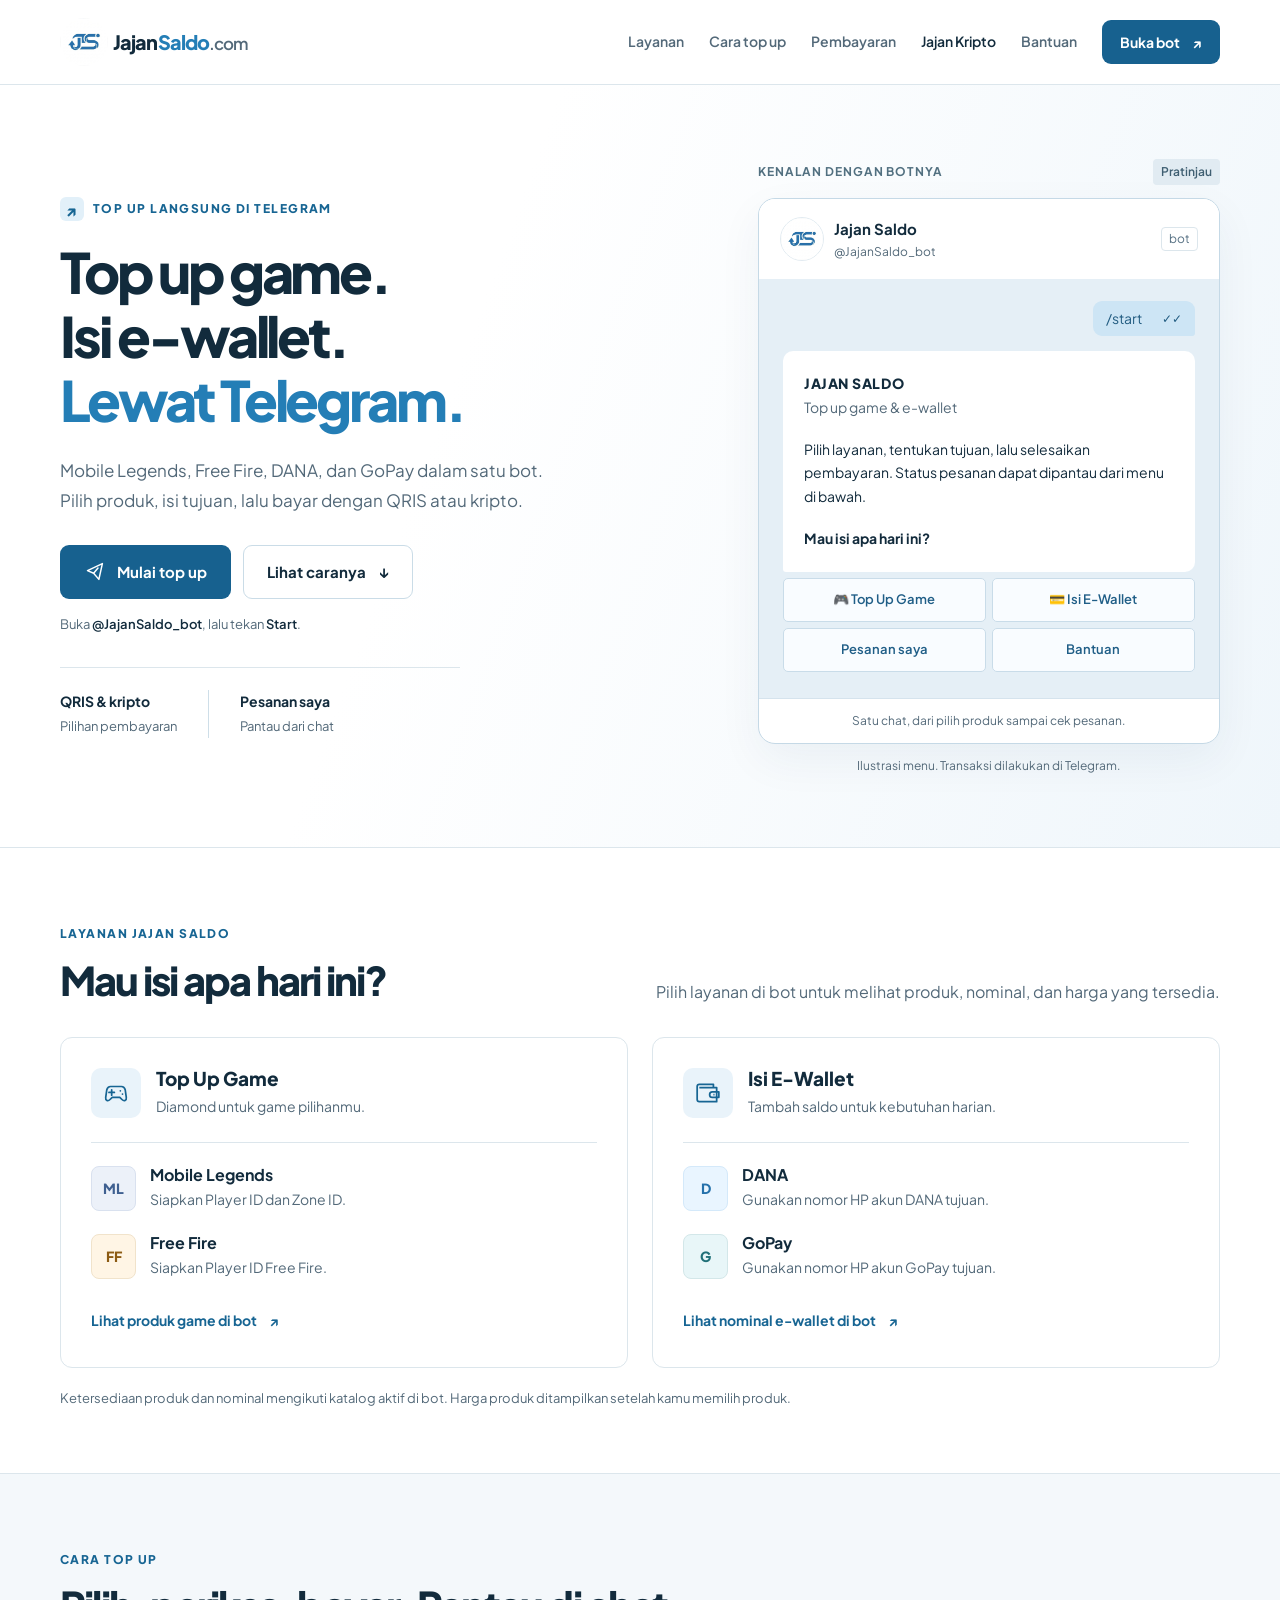
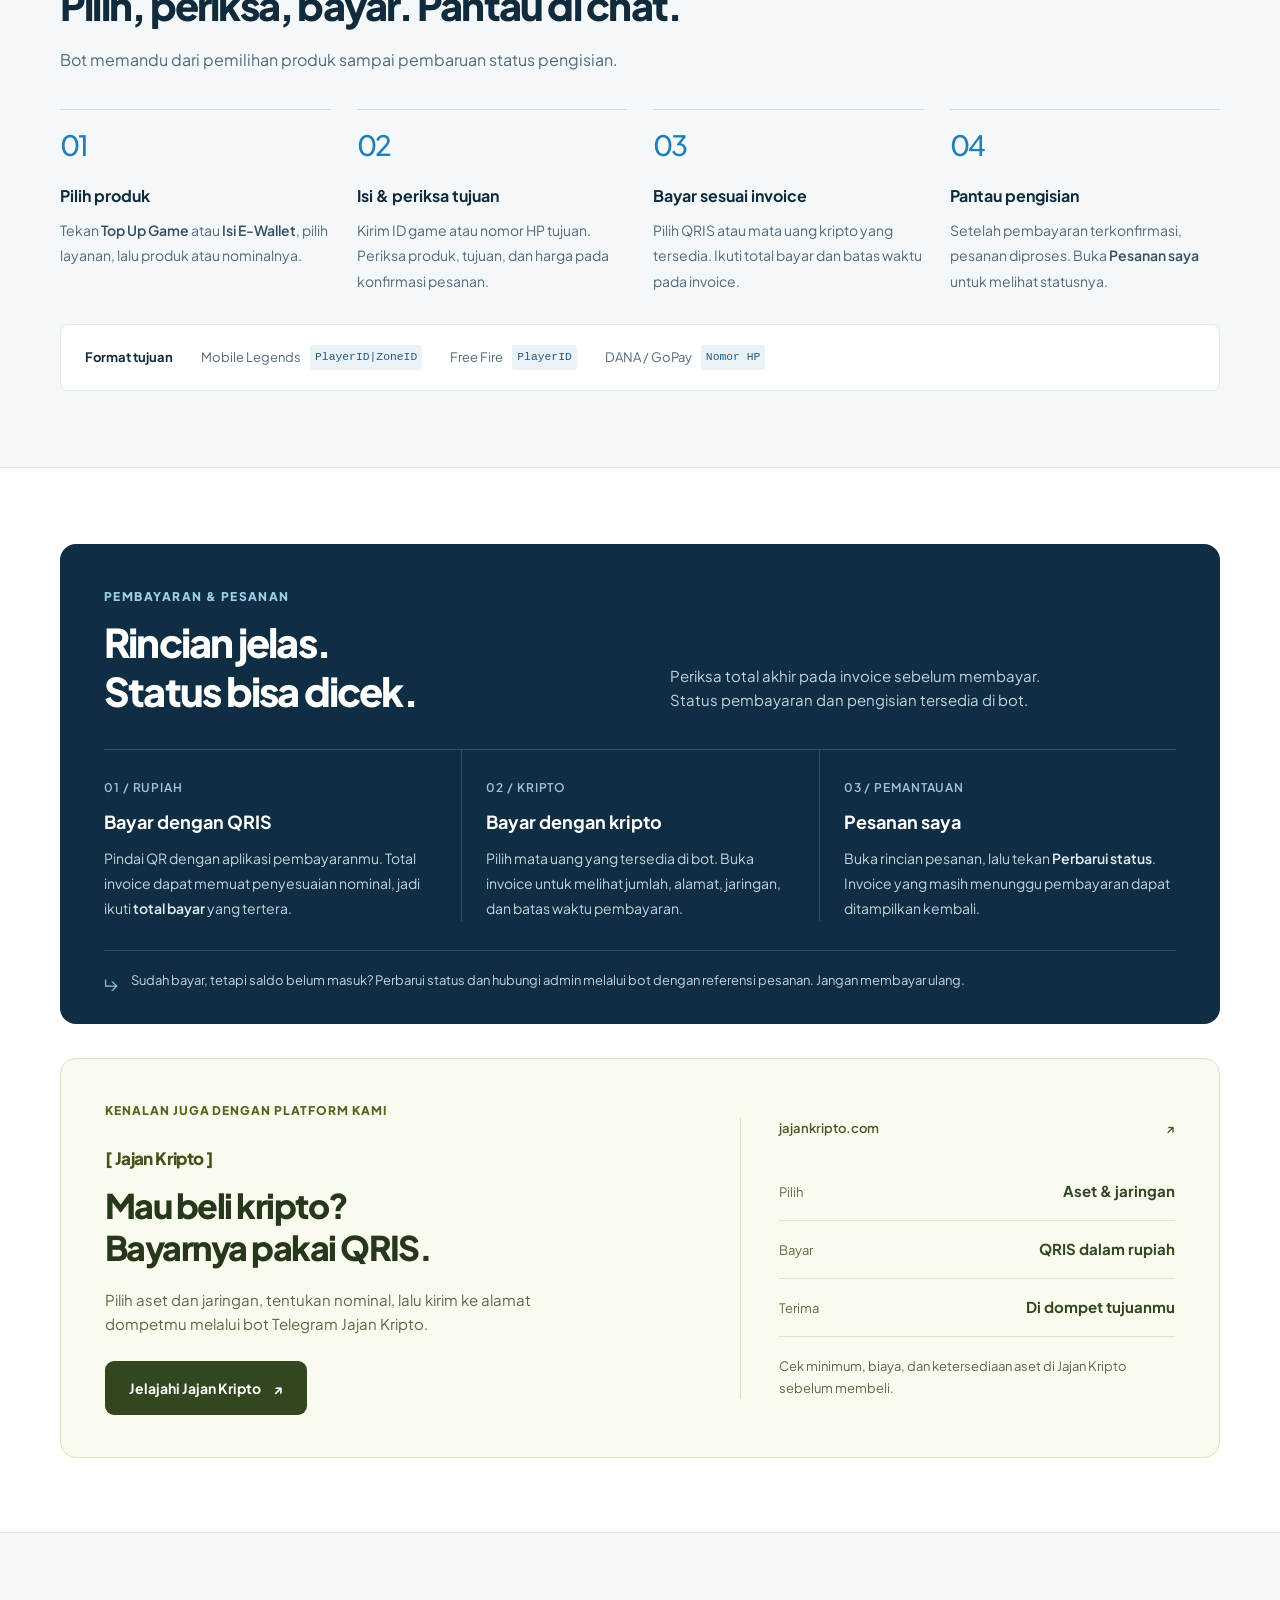
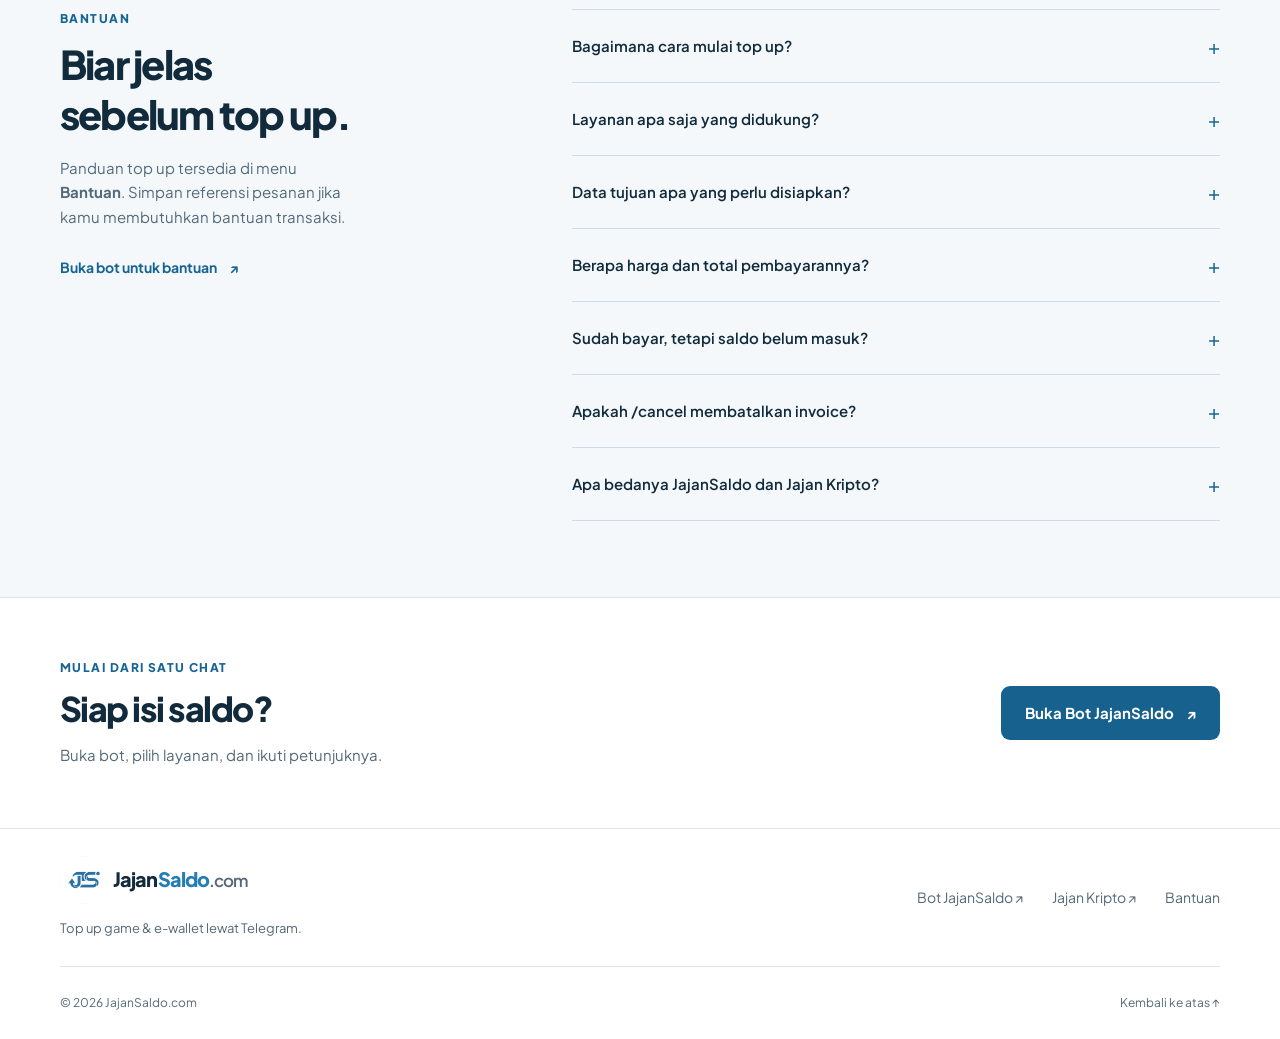
<file: index.html>
<!DOCTYPE html>
<html lang="id">
<head>
  <meta charset="UTF-8">
  <meta name="viewport" content="width=device-width, initial-scale=1.0">
  <meta name="theme-color" content="#247eb6">
  <title>JajanSaldo | Top Up Game &amp; E-Wallet via Bot Telegram</title>
  <meta name="description" content="Top up Mobile Legends, Free Fire, DANA, dan GoPay lewat bot Telegram JajanSaldo. Bayar dengan QRIS atau kripto dan pantau status pesanan dari chat.">
  <link rel="canonical" href="https://jajansaldo.com/">
  <meta property="og:type" content="website">
  <meta property="og:locale" content="id_ID">
  <meta property="og:site_name" content="JajanSaldo">
  <meta property="og:title" content="JajanSaldo | Top up game. Isi e-wallet. Lewat Telegram.">
  <meta property="og:description" content="Mobile Legends, Free Fire, DANA, dan GoPay dalam satu bot. Pilih produk, isi tujuan, bayar sesuai invoice, lalu pantau pesananmu.">
  <meta property="og:url" content="https://jajansaldo.com/">
  <meta name="twitter:card" content="summary">
  <link rel="preconnect" href="https://fonts.googleapis.com">
  <link rel="preconnect" href="https://fonts.gstatic.com" crossorigin>
  <link href="https://fonts.googleapis.com/css2?family=Plus+Jakarta+Sans:wght@400;500;600;700;800&display=swap" rel="stylesheet">
  <link rel="icon" href="favicon.ico" type="image/x-icon">
  <link rel="stylesheet" href="assets/styles.css">
  <script src="assets/main.js" defer></script>
  <script type="application/ld+json">
    {"@context":"https://schema.org","@type":"WebSite","name":"JajanSaldo","url":"https://jajansaldo.com/","inLanguage":"id","description":"Top up game dan e-wallet melalui bot Telegram, dengan pembayaran QRIS atau kripto."}
  </script>
</head>
<body>
  <a class="skip-link" href="#konten">Lewati ke konten</a>
  <header class="header" id="top">
    <div class="container nav">
      <a class="brand" href="#top" aria-label="JajanSaldo, beranda"><img class="brand-logo" src="assets/logo.jpg" width="48" height="48" alt=""><span>Jajan<span class="brand-accent">Saldo</span><span class="brand-domain">.com</span></span></a>
      <button class="menu-toggle" type="button" aria-expanded="false" aria-controls="main-navigation" hidden>Menu <span aria-hidden="true">☰</span></button>
      <nav class="nav-links" id="main-navigation" aria-label="Navigasi utama">
        <a href="#layanan">Layanan</a><a href="#cara-kerja">Cara top up</a><a href="#pembayaran">Pembayaran</a><a href="#jajan-kripto" class="nav-crypto">Jajan Kripto</a><a href="#faq">Bantuan</a>
      </nav>
      <a class="btn btn-primary nav-cta" href="https://t.me/JajanSaldo_bot" target="_blank" rel="noopener noreferrer">Buka bot <span aria-hidden="true">↗</span></a>
    </div>
  </header>
  <main id="konten">
    <section class="hero" aria-labelledby="hero-title">
      <div class="container hero-grid">
        <div class="hero-copy">
          <p class="eyebrow"><span class="tiny-icon" aria-hidden="true">↗</span> TOP UP LANGSUNG DI TELEGRAM</p>
          <h1 id="hero-title">Top up game.<br>Isi e-wallet.<br><span>Lewat Telegram.</span></h1>
          <p class="hero-description">Mobile Legends, Free Fire, DANA, dan GoPay dalam satu bot. Pilih produk, isi tujuan, lalu bayar dengan QRIS atau kripto.</p>
          <div class="hero-actions">
            <a class="btn btn-primary" href="https://t.me/JajanSaldo_bot" target="_blank" rel="noopener noreferrer"><svg viewBox="0 0 24 24" fill="none" stroke="currentColor" stroke-width="1.7" aria-hidden="true"><path d="m21 3-4 18-6-7-7-3 17-8Z" stroke-linejoin="round"/><path d="m11 14 5-6" stroke-linecap="round"/></svg>Mulai top up</a>
            <a class="btn btn-secondary" href="#cara-kerja">Lihat caranya <span aria-hidden="true">↓</span></a>
          </div>
          <p class="start-hint">Buka <strong>@JajanSaldo_bot</strong>, lalu tekan <strong>Start</strong>.</p>
          <div class="hero-facts" aria-label="Fitur JajanSaldo"><span><strong>QRIS &amp; kripto</strong><span>Pilihan pembayaran</span></span><span><strong>Pesanan saya</strong><span>Pantau dari chat</span></span></div>
        </div>
        <figure class="bot-preview">
          <div class="preview-heading"><span>KENALAN DENGAN BOTNYA</span><span class="preview-label">Pratinjau</span></div>
          <div class="chat-window">
            <div class="chat-header"><img src="assets/logo.jpg" class="chat-avatar" width="44" height="44" alt=""><div><strong>Jajan Saldo</strong><span>@JajanSaldo_bot</span></div><span class="chat-bot-label">bot</span></div>
            <div class="chat-body">
              <div class="chat-command" aria-hidden="true">/start <span>✓✓</span></div>
              <div class="chat-bubble"><p class="chat-message-title">JAJAN SALDO</p><p class="chat-subtitle">Top up game &amp; e-wallet</p><p>Pilih layanan, tentukan tujuan, lalu selesaikan pembayaran. Status pesanan dapat dipantau dari menu di bawah.</p><p class="chat-question">Mau isi apa hari ini?</p></div>
              <div class="chat-keyboard" aria-label="Ilustrasi tombol menu utama bot"><span>🎮 Top Up Game</span><span>💳 Isi E-Wallet</span><span>Pesanan saya</span><span>Bantuan</span></div>
            </div>
            <div class="chat-footer"><span>Satu chat, dari pilih produk sampai cek pesanan.</span></div>
          </div>
          <figcaption>Ilustrasi menu. Transaksi dilakukan di Telegram.</figcaption>
        </figure>
      </div>
    </section>
    <section class="section services" id="layanan" aria-labelledby="services-title">
      <div class="container">
        <div class="section-heading split-heading"><div><p class="eyebrow">LAYANAN JAJAN SALDO</p><h2 id="services-title">Mau isi apa hari ini?</h2></div><p>Pilih layanan di bot untuk melihat produk, nominal, dan harga yang tersedia.</p></div>
        <div class="service-grid">
          <article class="service-card">
            <div class="service-heading"><span class="service-icon" aria-hidden="true"><svg viewBox="0 0 24 24" fill="none" stroke="currentColor" stroke-width="1.6" stroke-linecap="round" stroke-linejoin="round"><path d="M7 6h10c2 0 3 1 3.5 3l1 7c.4 3-2 4-4 2l-2-2h-7l-2 2c-2 2-4.4 1-4-2l1-7C4 7 5 6 7 6Z"/><path d="M8 9v5m-2.5-2.5h5M16 10h.01M18 13h.01"/></svg></span><div><h3>Top Up Game</h3><p>Diamond untuk game pilihanmu.</p></div></div>
            <div class="service-item"><span class="service-monogram ml" aria-hidden="true">ML</span><div><h4>Mobile Legends</h4><p>Siapkan Player ID dan Zone ID.</p></div></div>
            <div class="service-item"><span class="service-monogram ff" aria-hidden="true">FF</span><div><h4>Free Fire</h4><p>Siapkan Player ID Free Fire.</p></div></div>
            <a class="text-link" href="https://t.me/JajanSaldo_bot" target="_blank" rel="noopener noreferrer">Lihat produk game di bot <span aria-hidden="true">↗</span></a>
          </article>
          <article class="service-card">
            <div class="service-heading"><span class="service-icon" aria-hidden="true"><svg viewBox="0 0 24 24" fill="none" stroke="currentColor" stroke-width="1.6" stroke-linejoin="round"><path d="M4 7h16v13H4a2 2 0 0 1-2-2V6a2 2 0 0 1 2-2h13v3"/><path d="M16 11h6v5h-6a2.5 2.5 0 0 1 0-5Z"/><path d="M17 13.5h1"/></svg></span><div><h3>Isi E-Wallet</h3><p>Tambah saldo untuk kebutuhan harian.</p></div></div>
            <div class="service-item"><span class="service-monogram dana" aria-hidden="true">D</span><div><h4>DANA</h4><p>Gunakan nomor HP akun DANA tujuan.</p></div></div>
            <div class="service-item"><span class="service-monogram gopay" aria-hidden="true">G</span><div><h4>GoPay</h4><p>Gunakan nomor HP akun GoPay tujuan.</p></div></div>
            <a class="text-link" href="https://t.me/JajanSaldo_bot" target="_blank" rel="noopener noreferrer">Lihat nominal e-wallet di bot <span aria-hidden="true">↗</span></a>
          </article>
        </div>
        <p class="section-note">Ketersediaan produk dan nominal mengikuti katalog aktif di bot. Harga produk ditampilkan setelah kamu memilih produk.</p>
      </div>
    </section>
    <section class="section how-it-works" id="cara-kerja" aria-labelledby="steps-title">
      <div class="container">
        <div class="section-heading"><p class="eyebrow">CARA TOP UP</p><h2 id="steps-title">Pilih, periksa, bayar. Pantau di chat.</h2><p>Bot memandu dari pemilihan produk sampai pembaruan status pengisian.</p></div>
        <ol class="steps">
          <li class="step"><span class="step-number" aria-hidden="true">01</span><h3>Pilih produk</h3><p>Tekan <strong>Top Up Game</strong> atau <strong>Isi E-Wallet</strong>, pilih layanan, lalu produk atau nominalnya.</p></li>
          <li class="step"><span class="step-number" aria-hidden="true">02</span><h3>Isi &amp; periksa tujuan</h3><p>Kirim ID game atau nomor HP tujuan. Periksa produk, tujuan, dan harga pada konfirmasi pesanan.</p></li>
          <li class="step"><span class="step-number" aria-hidden="true">03</span><h3>Bayar sesuai invoice</h3><p>Pilih QRIS atau mata uang kripto yang tersedia. Ikuti total bayar dan batas waktu pada invoice.</p></li>
          <li class="step"><span class="step-number" aria-hidden="true">04</span><h3>Pantau pengisian</h3><p>Setelah pembayaran terkonfirmasi, pesanan diproses. Buka <strong>Pesanan saya</strong> untuk melihat statusnya.</p></li>
        </ol>
        <div class="target-guide"><span class="guide-label">Format tujuan</span><span>Mobile Legends <code>PlayerID|ZoneID</code></span><span>Free Fire <code>PlayerID</code></span><span>DANA / GoPay <code>Nomor HP</code></span></div>
      </div>
    </section>
    <section class="section payment-section" id="pembayaran" aria-labelledby="payment-title">
      <div class="container"><div class="payment-panel">
        <div class="section-heading payment-heading"><p class="eyebrow">PEMBAYARAN &amp; PESANAN</p><h2 id="payment-title">Rincian jelas.<br>Status bisa dicek.</h2><p>Periksa total akhir pada invoice sebelum membayar. Status pembayaran dan pengisian tersedia di bot.</p></div>
        <div class="payment-grid">
          <article class="payment-card"><span class="payment-index">01 / RUPIAH</span><h3>Bayar dengan QRIS</h3><p>Pindai QR dengan aplikasi pembayaranmu. Total invoice dapat memuat penyesuaian nominal, jadi ikuti <strong>total bayar</strong> yang tertera.</p></article>
          <article class="payment-card"><span class="payment-index">02 / KRIPTO</span><h3>Bayar dengan kripto</h3><p>Pilih mata uang yang tersedia di bot. Buka invoice untuk melihat jumlah, alamat, jaringan, dan batas waktu pembayaran.</p></article>
          <article class="payment-card"><span class="payment-index">03 / PEMANTAUAN</span><h3>Pesanan saya</h3><p>Buka rincian pesanan, lalu tekan <strong>Perbarui status</strong>. Invoice yang masih menunggu pembayaran dapat ditampilkan kembali.</p></article>
        </div>
        <div class="payment-footnote"><span aria-hidden="true">↳</span><p>Sudah bayar, tetapi saldo belum masuk? Perbarui status dan hubungi admin melalui bot dengan referensi pesanan. Jangan membayar ulang.</p></div>
      </div></div>
    </section>
    <section class="section crypto-section" id="jajan-kripto" aria-labelledby="crypto-title">
      <div class="container"><div class="crypto-panel">
        <div class="crypto-copy"><p class="eyebrow">KENALAN JUGA DENGAN PLATFORM KAMI</p><p class="crypto-wordmark">[ Jajan Kripto ]</p><h2 id="crypto-title">Mau beli kripto?<br>Bayarnya pakai QRIS.</h2><p>Pilih aset dan jaringan, tentukan nominal, lalu kirim ke alamat dompetmu melalui bot Telegram Jajan Kripto.</p><a class="btn btn-crypto" href="https://jajankripto.com/" target="_blank" rel="noopener noreferrer">Jelajahi Jajan Kripto <span aria-hidden="true">↗</span></a></div>
        <div class="crypto-details"><p class="crypto-domain">jajankripto.com <span aria-hidden="true">↗</span></p><dl><div><dt>Pilih</dt><dd>Aset &amp; jaringan</dd></div><div><dt>Bayar</dt><dd>QRIS dalam rupiah</dd></div><div><dt>Terima</dt><dd>Di dompet tujuanmu</dd></div></dl><p>Cek minimum, biaya, dan ketersediaan aset di Jajan Kripto sebelum membeli.</p></div>
      </div></div>
    </section>
    <section class="section faq-section" id="faq" aria-labelledby="faq-title">
      <div class="container faq-grid">
        <div class="section-heading"><p class="eyebrow">BANTUAN</p><h2 id="faq-title">Biar jelas<br>sebelum top up.</h2><p>Panduan top up tersedia di menu <strong>Bantuan</strong>. Simpan referensi pesanan jika kamu membutuhkan bantuan transaksi.</p><a class="text-link" href="https://t.me/JajanSaldo_bot" target="_blank" rel="noopener noreferrer">Buka bot untuk bantuan <span aria-hidden="true">↗</span></a></div>
        <div class="faq-list">
          <details><summary>Bagaimana cara mulai top up?</summary><div class="faq-answer"><p>Buka <a href="https://t.me/JajanSaldo_bot" target="_blank" rel="noopener noreferrer">@JajanSaldo_bot</a> di Telegram, tekan Start, lalu pilih Top Up Game atau Isi E-Wallet. Pilih produk dan masukkan tujuan sesuai petunjuk. Periksa pesanan sebelum memilih pembayaran.</p></div></details>
          <details><summary>Layanan apa saja yang didukung?</summary><div class="faq-answer"><p>JajanSaldo mendukung Mobile Legends, Free Fire, DANA, dan GoPay. Produk serta nominal yang dapat dipesan mengikuti katalog aktif di bot. Buka layanan yang kamu butuhkan untuk melihat pilihannya.</p></div></details>
          <details><summary>Data tujuan apa yang perlu disiapkan?</summary><div class="faq-answer"><p>Untuk Mobile Legends, kirim Player ID dan Zone ID dengan format <code>PlayerID|ZoneID</code>. Untuk Free Fire, kirim Player ID. Untuk DANA atau GoPay, kirim nomor HP Indonesia yang terhubung ke akun tujuan.</p><p>Periksa kembali datanya pada konfirmasi pesanan. Gunakan tombol <strong>Ubah tujuan</strong> jika ada kesalahan sebelum membuat invoice.</p></div></details>
          <details><summary>Berapa harga dan total pembayarannya?</summary><div class="faq-answer"><p>Bot menampilkan harga terbaru setelah produk dipilih. Total akhir mengikuti invoice. Untuk QRIS, total dapat mencakup penyesuaian nominal. Untuk kripto, ikuti jumlah mata uang dan jaringan yang ditampilkan pada invoice.</p></div></details>
          <details><summary>Sudah bayar, tetapi saldo belum masuk?</summary><div class="faq-answer"><p>Pengisian diproses setelah pembayaran terkonfirmasi. Waktu penyelesaian bergantung pada proses layanan. Buka <strong>Pesanan saya</strong>, pilih pesanan, lalu tekan <strong>Perbarui status</strong>.</p><p>Jika pengisian gagal atau perlu pemeriksaan admin, hubungi kontak bantuan di bot dan sertakan referensi pesanan. Jangan membayar ulang.</p></div></details>
          <details><summary>Apakah /cancel membatalkan invoice?</summary><div class="faq-answer"><p><strong>/cancel</strong> menutup alur input yang belum selesai dan kembali ke menu utama. Invoice yang sudah terbit tetap mengikuti status dan masa berlakunya. Kembali ke menu juga tidak membatalkan invoice.</p><p>Jangan bayar invoice yang sudah kedaluwarsa. Jika dana sudah terpotong atau statusnya belum jelas, hubungi admin dengan referensi pesanan.</p></div></details>
          <details><summary>Apa bedanya JajanSaldo dan Jajan Kripto?</summary><div class="faq-answer"><p><strong>JajanSaldo</strong> melayani top up game dan e-wallet, dengan pembayaran QRIS atau kripto. <a href="https://jajankripto.com/" target="_blank" rel="noopener noreferrer"><strong>Jajan Kripto</strong></a> melayani pembelian kripto melalui QRIS untuk dikirim ke dompet tujuan. Kunjungi platform sesuai kebutuhanmu.</p></div></details>
        </div>
      </div>
    </section>
    <section class="final-cta" aria-labelledby="cta-title"><div class="container cta-row"><div><p class="eyebrow">MULAI DARI SATU CHAT</p><h2 id="cta-title">Siap isi saldo?</h2><p>Buka bot, pilih layanan, dan ikuti petunjuknya.</p></div><a class="btn btn-primary" href="https://t.me/JajanSaldo_bot" target="_blank" rel="noopener noreferrer">Buka Bot JajanSaldo <span aria-hidden="true">↗</span></a></div></section>
  </main>
  <footer class="footer"><div class="container footer-top"><div><a class="brand" href="#top" aria-label="JajanSaldo, kembali ke atas"><img class="brand-logo" src="assets/logo.jpg" width="48" height="48" alt="" loading="lazy"><span>Jajan<span class="brand-accent">Saldo</span><span class="brand-domain">.com</span></span></a><p>Top up game &amp; e-wallet lewat Telegram.</p></div><nav class="footer-links" aria-label="Tautan footer"><a href="https://t.me/JajanSaldo_bot" target="_blank" rel="noopener noreferrer">Bot JajanSaldo <span aria-hidden="true">↗</span></a><a href="https://jajankripto.com/" target="_blank" rel="noopener noreferrer">Jajan Kripto <span aria-hidden="true">↗</span></a><a href="#faq">Bantuan</a></nav></div><div class="container footer-bottom"><p>© 2026 JajanSaldo.com</p><a href="#top">Kembali ke atas <span aria-hidden="true">↑</span></a></div></footer>
</body>
</html>
</file>
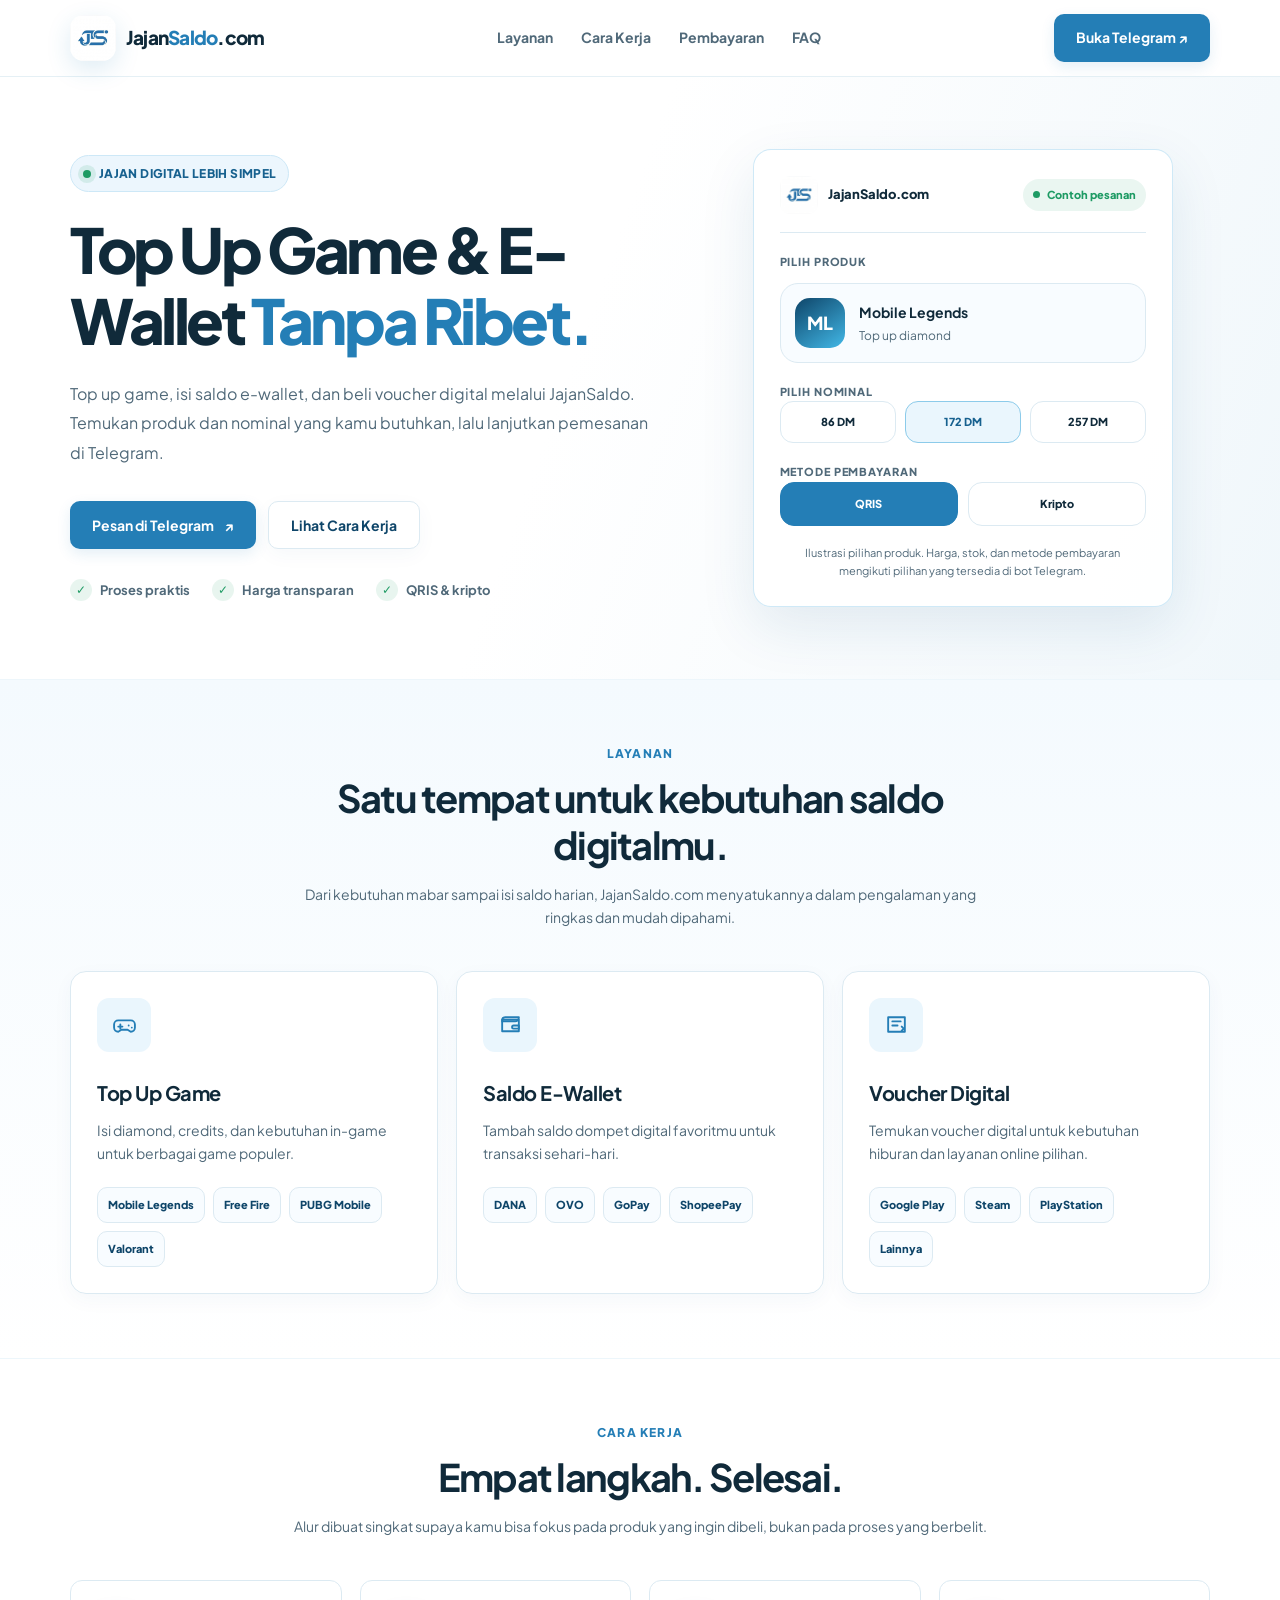
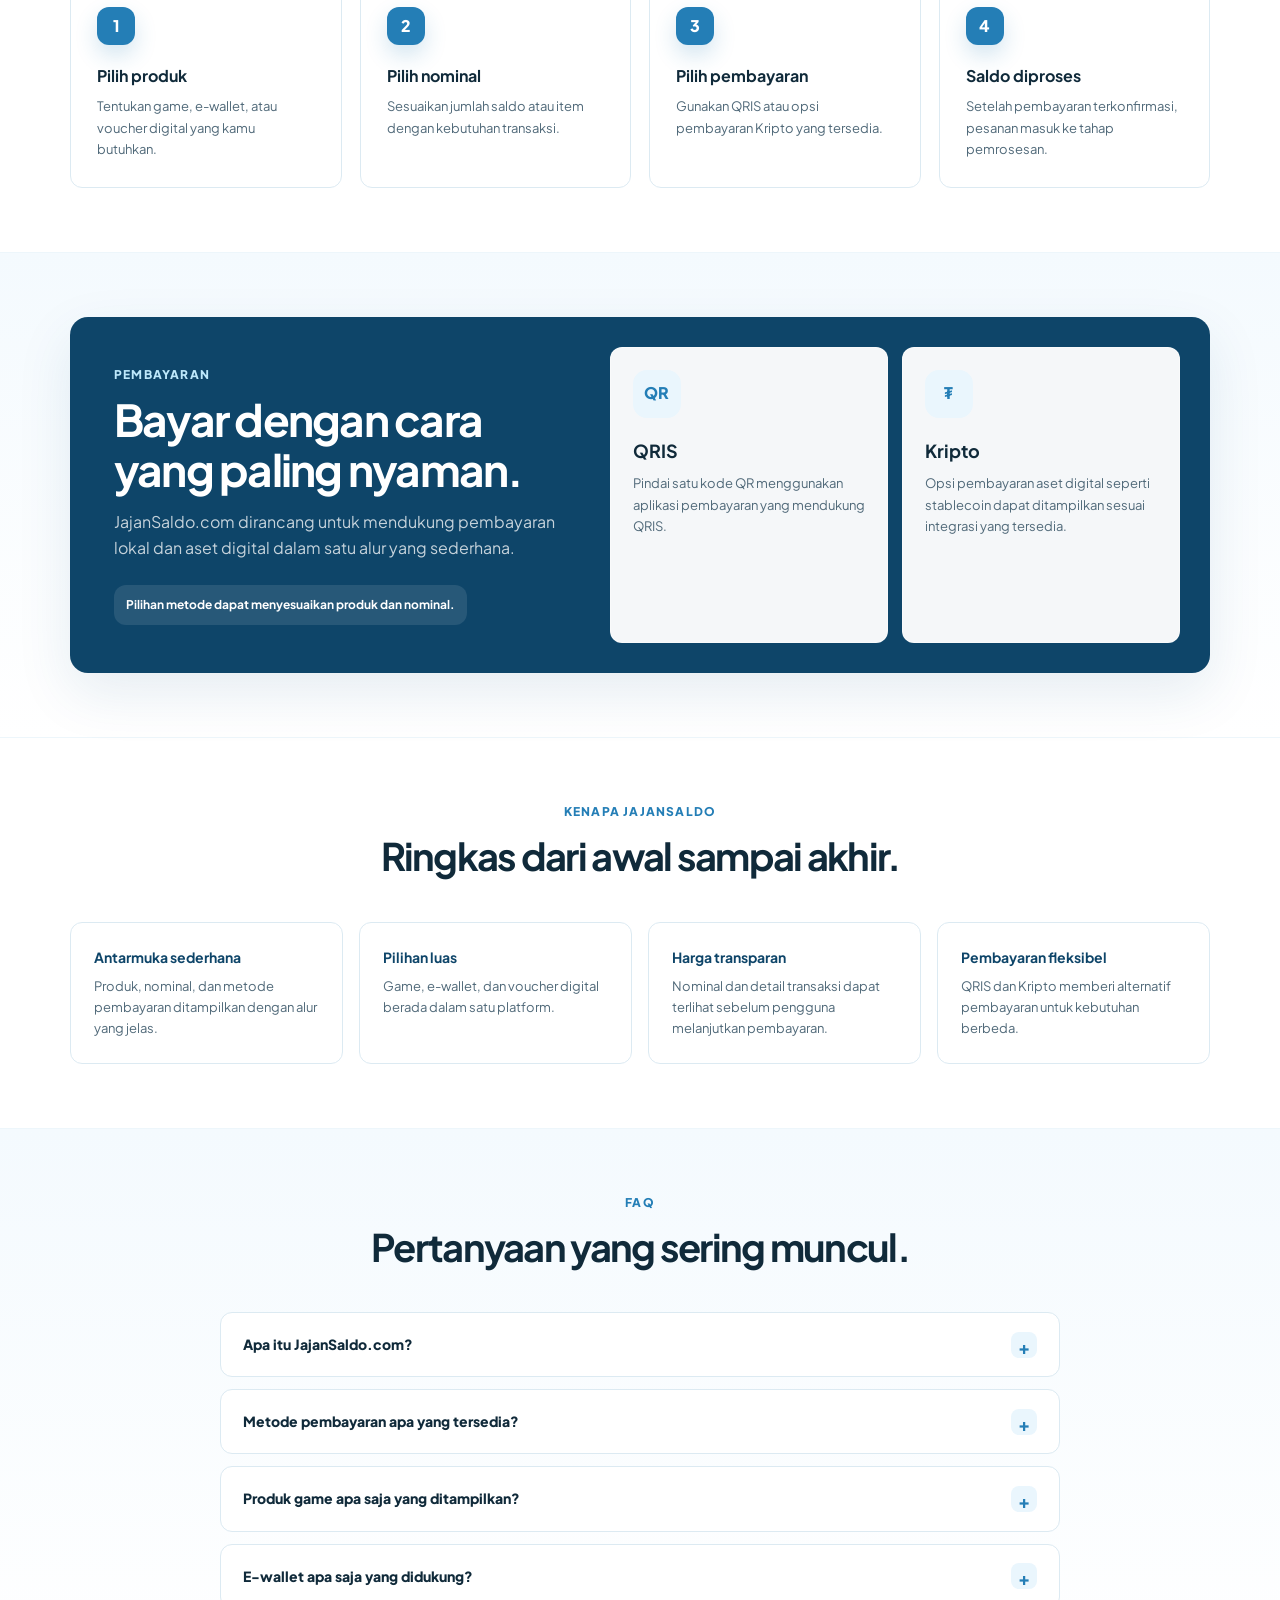
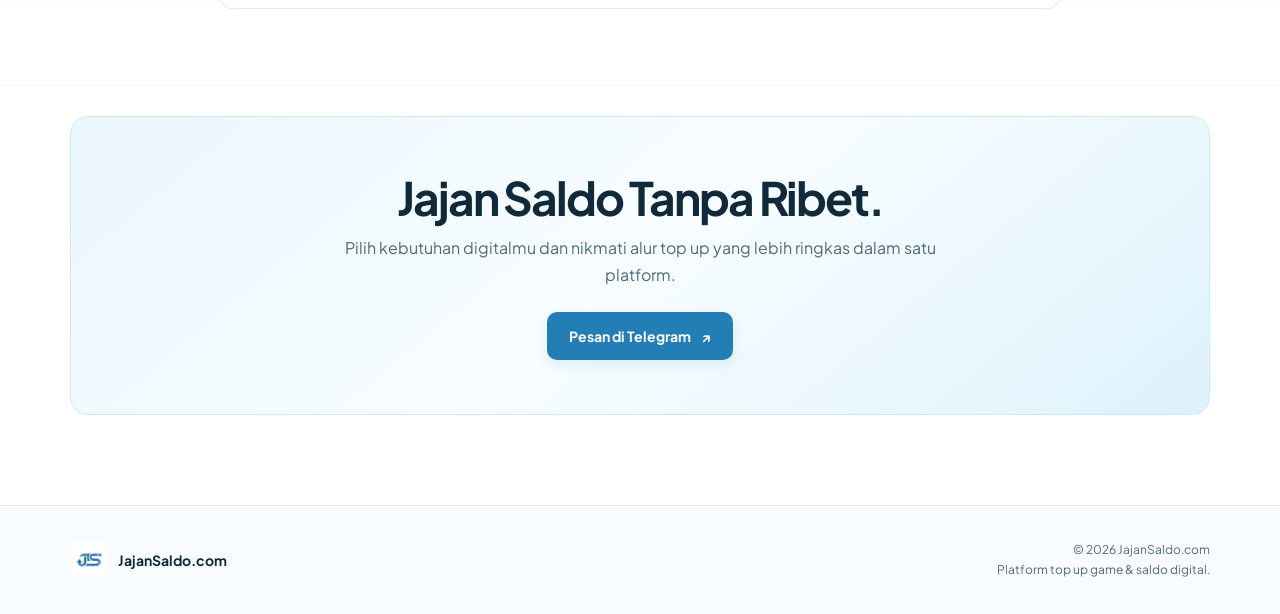
<file: index (1).html>
<!DOCTYPE html>
<html lang="id">
<head>
  <meta charset="UTF-8">
  <meta name="viewport" content="width=device-width, initial-scale=1.0">
  <meta name="theme-color" content="#247EB6">
  <title>JajanSaldo.com — Top Up Game & E-Wallet</title>
  <meta name="description" content="JajanSaldo.com adalah platform top up game dan saldo e-wallet dengan pilihan pembayaran QRIS dan kripto.">

  <link rel="preconnect" href="https://fonts.googleapis.com">
  <link rel="preconnect" href="https://fonts.gstatic.com" crossorigin>
  <link href="https://fonts.googleapis.com/css2?family=Plus+Jakarta+Sans:wght@400;500;600;700;800&display=swap" rel="stylesheet">

  <style>
    :root {
      --primary: #247EB6;
      --primary-dark: #17618F;
      --primary-deep: #0E4569;
      --primary-soft: #EAF6FD;
      --primary-soft-2: #F4FAFE;
      --cyan: #42B8E7;
      --ink: #102A3A;
      --muted: #647B8B;
      --line: #DCEAF2;
      --white: #FFFFFF;
      --surface: #F8FCFF;
      --success: #1E9B64;
      --shadow-sm: 0 10px 35px rgba(18, 83, 124, 0.08);
      --shadow-md: 0 25px 70px rgba(18, 83, 124, 0.14);
      --radius-lg: 28px;
      --radius-md: 20px;
    }

    * {
      box-sizing: border-box;
      margin: 0;
      padding: 0;
    }

    html {
      scroll-behavior: smooth;
    }

    body {
      font-family: 'Plus Jakarta Sans', system-ui, -apple-system, BlinkMacSystemFont, 'Segoe UI', sans-serif;
      background: var(--white);
      color: var(--ink);
      line-height: 1.65;
      overflow-x: hidden;
    }

    a {
      color: inherit;
    }

    button,
    input,
    summary {
      font: inherit;
    }

    .page-glow {
      position: fixed;
      inset: 0;
      pointer-events: none;
      z-index: -2;
      background:
        radial-gradient(circle at 12% 10%, rgba(66, 184, 231, 0.17), transparent 28%),
        radial-gradient(circle at 88% 16%, rgba(36, 126, 182, 0.12), transparent 26%),
        linear-gradient(180deg, #FFFFFF 0%, #F9FDFF 48%, #FFFFFF 100%);
    }

    .page-grid {
      position: fixed;
      inset: 0;
      pointer-events: none;
      z-index: -1;
      opacity: 0.45;
      background-image:
        linear-gradient(rgba(36, 126, 182, 0.035) 1px, transparent 1px),
        linear-gradient(90deg, rgba(36, 126, 182, 0.035) 1px, transparent 1px);
      background-size: 42px 42px;
      mask-image: linear-gradient(to bottom, #000, transparent 72%);
    }

    .container {
      width: min(1140px, calc(100% - 40px));
      margin: 0 auto;
    }

    .header {
      position: sticky;
      top: 0;
      z-index: 50;
      padding: 16px 0;
      backdrop-filter: blur(18px);
      background: rgba(255, 255, 255, 0.78);
      border-bottom: 1px solid rgba(220, 234, 242, 0.72);
    }

    .nav {
      display: flex;
      align-items: center;
      justify-content: space-between;
      gap: 24px;
    }

    .brand {
      display: inline-flex;
      align-items: center;
      gap: 10px;
      text-decoration: none;
      min-width: max-content;
    }

    .brand-logo {
      width: 46px;
      height: 46px;
      border-radius: 14px;
      object-fit: cover;
      box-shadow: 0 8px 24px rgba(36, 126, 182, 0.15);
    }

    .brand-name {
      font-size: 19px;
      font-weight: 800;
      letter-spacing: -0.04em;
    }

    .brand-name span {
      color: var(--primary);
    }

    .nav-links {
      display: flex;
      align-items: center;
      gap: 28px;
    }

    .nav-links a {
      color: var(--muted);
      text-decoration: none;
      font-size: 14px;
      font-weight: 700;
      transition: color 0.2s ease;
    }

    .nav-links a:hover {
      color: var(--primary);
    }

    .btn {
      display: inline-flex;
      align-items: center;
      justify-content: center;
      gap: 10px;
      min-height: 48px;
      padding: 0 22px;
      border-radius: 14px;
      border: 0;
      text-decoration: none;
      font-weight: 800;
      font-size: 14px;
      transition: transform 0.2s ease, box-shadow 0.2s ease, background 0.2s ease;
    }

    .btn:hover {
      transform: translateY(-2px);
    }

    .btn-primary {
      color: var(--white);
      background: linear-gradient(135deg, var(--primary), var(--cyan));
      box-shadow: 0 14px 34px rgba(36, 126, 182, 0.24);
    }

    .btn-primary:hover {
      box-shadow: 0 18px 40px rgba(36, 126, 182, 0.31);
    }

    .btn-secondary {
      color: var(--primary-deep);
      background: var(--white);
      border: 1px solid var(--line);
      box-shadow: var(--shadow-sm);
    }

    .hero {
      padding: 88px 0 72px;
    }

    .hero-grid {
      display: grid;
      grid-template-columns: 1.08fr 0.92fr;
      align-items: center;
      gap: 56px;
    }

    .eyebrow {
      display: inline-flex;
      align-items: center;
      gap: 8px;
      padding: 8px 12px;
      margin-bottom: 22px;
      border-radius: 999px;
      border: 1px solid #CDE8F7;
      background: rgba(234, 246, 253, 0.9);
      color: var(--primary-dark);
      font-size: 12px;
      font-weight: 800;
      letter-spacing: 0.03em;
      text-transform: uppercase;
    }

    .eyebrow-dot {
      width: 8px;
      height: 8px;
      border-radius: 50%;
      background: var(--success);
      box-shadow: 0 0 0 5px rgba(30, 155, 100, 0.12);
    }

    .hero h1 {
      max-width: 760px;
      font-size: clamp(40px, 6vw, 72px);
      line-height: 1.04;
      letter-spacing: -0.055em;
      font-weight: 800;
      margin-bottom: 24px;
    }

    .hero h1 .accent {
      color: var(--primary);
    }

    .hero-copy {
      max-width: 640px;
      color: var(--muted);
      font-size: clamp(16px, 2vw, 19px);
      margin-bottom: 34px;
    }

    .hero-actions {
      display: flex;
      flex-wrap: wrap;
      gap: 12px;
      margin-bottom: 30px;
    }

    .trust-row {
      display: flex;
      flex-wrap: wrap;
      align-items: center;
      gap: 14px 22px;
      color: var(--muted);
      font-size: 13px;
      font-weight: 700;
    }

    .trust-item {
      display: inline-flex;
      align-items: center;
      gap: 8px;
    }

    .trust-check {
      display: grid;
      place-items: center;
      width: 22px;
      height: 22px;
      border-radius: 50%;
      color: var(--success);
      background: rgba(30, 155, 100, 0.1);
      font-size: 12px;
    }

    .hero-card-wrap {
      position: relative;
      min-height: 520px;
      display: grid;
      place-items: center;
    }

    .hero-orb {
      position: absolute;
      width: 430px;
      height: 430px;
      border-radius: 50%;
      background: linear-gradient(145deg, rgba(66, 184, 231, 0.22), rgba(36, 126, 182, 0.04));
      filter: blur(0.2px);
    }

    .checkout-card {
      position: relative;
      width: min(100%, 420px);
      border-radius: 30px;
      padding: 22px;
      background: rgba(255, 255, 255, 0.92);
      border: 1px solid rgba(205, 232, 247, 0.95);
      box-shadow: var(--shadow-md);
      transform: rotate(1.2deg);
    }

    .checkout-head {
      display: flex;
      justify-content: space-between;
      align-items: center;
      gap: 14px;
      padding-bottom: 18px;
      border-bottom: 1px solid var(--line);
    }

    .mini-brand {
      display: flex;
      align-items: center;
      gap: 10px;
      font-size: 13px;
      font-weight: 800;
    }

    .mini-logo {
      width: 38px;
      height: 38px;
      border-radius: 11px;
      object-fit: cover;
    }

    .status-pill {
      display: inline-flex;
      align-items: center;
      gap: 7px;
      color: var(--success);
      background: rgba(30, 155, 100, 0.09);
      padding: 7px 10px;
      border-radius: 999px;
      font-size: 11px;
      font-weight: 800;
    }

    .status-pill::before {
      content: '';
      width: 7px;
      height: 7px;
      border-radius: 50%;
      background: var(--success);
    }

    .order-label {
      margin-top: 20px;
      color: var(--muted);
      font-size: 11px;
      font-weight: 800;
      text-transform: uppercase;
      letter-spacing: 0.08em;
    }

    .order-product {
      display: flex;
      align-items: center;
      gap: 14px;
      margin: 12px 0 18px;
      padding: 14px;
      border: 1px solid var(--line);
      border-radius: 18px;
      background: var(--surface);
    }

    .product-mark {
      width: 50px;
      height: 50px;
      border-radius: 15px;
      display: grid;
      place-items: center;
      color: var(--white);
      background: linear-gradient(145deg, var(--primary-deep), var(--cyan));
      font-size: 18px;
      font-weight: 800;
      letter-spacing: -0.04em;
    }

    .order-product h3 {
      font-size: 14px;
      margin-bottom: 2px;
    }

    .order-product p {
      color: var(--muted);
      font-size: 12px;
    }

    .nominal-row {
      display: grid;
      grid-template-columns: repeat(3, 1fr);
      gap: 9px;
      margin-bottom: 18px;
    }

    .nominal {
      padding: 11px 8px;
      border: 1px solid var(--line);
      border-radius: 13px;
      text-align: center;
      background: var(--white);
      font-size: 11px;
      font-weight: 800;
    }

    .nominal.active {
      color: var(--primary-dark);
      border-color: #8CCBEA;
      background: var(--primary-soft);
    }

    .pay-row {
      display: flex;
      gap: 10px;
    }

    .pay-chip {
      flex: 1;
      padding: 12px;
      border-radius: 14px;
      border: 1px solid var(--line);
      background: var(--white);
      text-align: center;
      font-size: 11px;
      font-weight: 800;
    }

    .pay-chip.active {
      color: var(--white);
      border-color: var(--primary);
      background: var(--primary);
    }

    .floating-badge {
      position: absolute;
      z-index: 3;
      padding: 12px 15px;
      border-radius: 15px;
      background: rgba(255, 255, 255, 0.95);
      border: 1px solid var(--line);
      box-shadow: var(--shadow-sm);
      font-size: 12px;
      font-weight: 800;
    }

    .floating-badge.top {
      top: 72px;
      right: 2px;
      transform: rotate(-4deg);
    }

    .floating-badge.bottom {
      bottom: 64px;
      left: -12px;
      transform: rotate(3deg);
    }

    .section {
      padding: 86px 0;
    }

    .section-soft {
      background: linear-gradient(180deg, var(--primary-soft-2), #FFFFFF);
      border-top: 1px solid #EDF6FB;
      border-bottom: 1px solid #EDF6FB;
    }

    .section-head {
      max-width: 720px;
      margin: 0 auto 42px;
      text-align: center;
    }

    .section-kicker {
      display: block;
      margin-bottom: 10px;
      color: var(--primary);
      font-size: 12px;
      font-weight: 800;
      letter-spacing: 0.1em;
      text-transform: uppercase;
    }

    .section-title {
      font-size: clamp(30px, 4vw, 46px);
      line-height: 1.15;
      letter-spacing: -0.045em;
      margin-bottom: 14px;
    }

    .section-desc {
      color: var(--muted);
      font-size: 16px;
    }

    .service-grid {
      display: grid;
      grid-template-columns: repeat(3, 1fr);
      gap: 18px;
    }

    .service-card {
      position: relative;
      min-height: 320px;
      padding: 28px;
      border-radius: var(--radius-lg);
      border: 1px solid var(--line);
      background: rgba(255, 255, 255, 0.95);
      box-shadow: var(--shadow-sm);
      overflow: hidden;
      transition: transform 0.25s ease, border-color 0.25s ease, box-shadow 0.25s ease;
    }

    .service-card:hover {
      transform: translateY(-7px);
      border-color: #AFDBF1;
      box-shadow: var(--shadow-md);
    }

    .service-card::after {
      content: '';
      position: absolute;
      right: -55px;
      bottom: -55px;
      width: 150px;
      height: 150px;
      border-radius: 50%;
      background: rgba(66, 184, 231, 0.08);
    }

    .service-icon {
      width: 54px;
      height: 54px;
      display: grid;
      place-items: center;
      margin-bottom: 24px;
      border-radius: 17px;
      color: var(--primary);
      background: var(--primary-soft);
    }

    .service-icon svg {
      width: 25px;
      height: 25px;
      stroke: currentColor;
    }

    .service-card h3 {
      margin-bottom: 10px;
      font-size: 21px;
      letter-spacing: -0.025em;
    }

    .service-card p {
      color: var(--muted);
      font-size: 14px;
      margin-bottom: 22px;
    }

    .brand-list {
      display: flex;
      flex-wrap: wrap;
      gap: 8px;
    }

    .brand-chip {
      padding: 8px 10px;
      border: 1px solid var(--line);
      border-radius: 10px;
      background: var(--surface);
      color: var(--primary-deep);
      font-size: 11px;
      font-weight: 800;
    }

    .steps {
      display: grid;
      grid-template-columns: repeat(4, 1fr);
      gap: 18px;
      counter-reset: step;
    }

    .step {
      position: relative;
      padding: 26px;
      border-radius: 22px;
      border: 1px solid var(--line);
      background: var(--white);
    }

    .step::before {
      counter-increment: step;
      content: counter(step);
      width: 38px;
      height: 38px;
      display: grid;
      place-items: center;
      margin-bottom: 18px;
      border-radius: 12px;
      background: var(--primary);
      color: var(--white);
      font-weight: 800;
      box-shadow: 0 10px 22px rgba(36, 126, 182, 0.2);
    }

    .step h3 {
      font-size: 16px;
      margin-bottom: 7px;
    }

    .step p {
      color: var(--muted);
      font-size: 13px;
    }

    .payment-panel {
      display: grid;
      grid-template-columns: 0.92fr 1.08fr;
      align-items: stretch;
      gap: 24px;
      padding: 30px;
      border-radius: 32px;
      background: linear-gradient(145deg, var(--primary-deep), var(--primary));
      box-shadow: var(--shadow-md);
      overflow: hidden;
    }

    .payment-copy {
      padding: 18px 14px;
      color: var(--white);
    }

    .payment-copy .section-kicker {
      color: #BDE8FB;
    }

    .payment-copy h2 {
      font-size: clamp(29px, 4vw, 44px);
      line-height: 1.14;
      letter-spacing: -0.04em;
      margin-bottom: 14px;
    }

    .payment-copy p {
      color: rgba(255, 255, 255, 0.76);
      max-width: 480px;
      margin-bottom: 24px;
    }

    .payment-note {
      display: inline-flex;
      align-items: center;
      gap: 8px;
      padding: 10px 12px;
      border-radius: 12px;
      background: rgba(255, 255, 255, 0.1);
      font-size: 12px;
      font-weight: 700;
    }

    .payment-cards {
      display: grid;
      grid-template-columns: repeat(2, 1fr);
      gap: 14px;
    }

    .payment-card {
      min-height: 190px;
      padding: 22px;
      border-radius: 23px;
      background: rgba(255, 255, 255, 0.96);
      border: 1px solid rgba(255, 255, 255, 0.36);
    }

    .payment-card .payment-icon {
      width: 48px;
      height: 48px;
      display: grid;
      place-items: center;
      margin-bottom: 18px;
      border-radius: 14px;
      background: var(--primary-soft);
      color: var(--primary);
      font-weight: 800;
    }

    .payment-card h3 {
      font-size: 18px;
      margin-bottom: 8px;
    }

    .payment-card p {
      color: var(--muted);
      font-size: 13px;
    }

    .benefit-grid {
      display: grid;
      grid-template-columns: repeat(4, 1fr);
      gap: 16px;
    }

    .benefit {
      padding: 23px;
      border-radius: 20px;
      border: 1px solid var(--line);
      background: var(--white);
    }

    .benefit strong {
      display: block;
      margin-bottom: 7px;
      color: var(--primary-deep);
      font-size: 14px;
    }

    .benefit p {
      color: var(--muted);
      font-size: 13px;
    }

    .faq-wrap {
      max-width: 840px;
      margin: 0 auto;
    }

    details {
      border: 1px solid var(--line);
      border-radius: 18px;
      background: var(--white);
      margin-bottom: 12px;
      overflow: hidden;
    }

    summary {
      position: relative;
      list-style: none;
      cursor: pointer;
      padding: 20px 56px 20px 22px;
      font-weight: 800;
      font-size: 14px;
    }

    summary::-webkit-details-marker {
      display: none;
    }

    summary::after {
      content: '+';
      position: absolute;
      top: 50%;
      right: 22px;
      transform: translateY(-50%);
      width: 26px;
      height: 26px;
      display: grid;
      place-items: center;
      border-radius: 8px;
      background: var(--primary-soft);
      color: var(--primary);
      font-size: 18px;
    }

    details[open] summary::after {
      content: '−';
    }

    .faq-answer {
      padding: 0 22px 20px;
      color: var(--muted);
      font-size: 14px;
    }

    .cta {
      padding: 30px 0 90px;
    }

    .cta-box {
      position: relative;
      padding: 54px 38px;
      border-radius: 32px;
      text-align: center;
      overflow: hidden;
      background: linear-gradient(140deg, #EAF6FD 0%, #F8FDFF 50%, #DDF2FC 100%);
      border: 1px solid #CDE8F7;
    }

    .cta-box::before,
    .cta-box::after {
      content: '';
      position: absolute;
      width: 180px;
      height: 180px;
      border-radius: 50%;
      background: rgba(36, 126, 182, 0.08);
    }

    .cta-box::before {
      left: -80px;
      top: -90px;
    }

    .cta-box::after {
      right: -70px;
      bottom: -100px;
    }

    .cta-box h2 {
      position: relative;
      z-index: 1;
      font-size: clamp(30px, 4vw, 46px);
      line-height: 1.15;
      letter-spacing: -0.045em;
      margin-bottom: 12px;
    }

    .cta-box p {
      position: relative;
      z-index: 1;
      max-width: 600px;
      margin: 0 auto 24px;
      color: var(--muted);
    }

    .cta-box .btn {
      position: relative;
      z-index: 1;
    }

    .footer {
      border-top: 1px solid var(--line);
      padding: 34px 0;
      background: var(--surface);
    }

    .footer-row {
      display: flex;
      align-items: center;
      justify-content: space-between;
      gap: 18px;
    }

    .footer-brand {
      display: flex;
      align-items: center;
      gap: 10px;
    }

    .footer-logo {
      width: 38px;
      height: 38px;
      border-radius: 11px;
      object-fit: cover;
    }

    .footer strong {
      font-size: 14px;
    }

    .copyright {
      color: var(--muted);
      font-size: 12px;
      text-align: right;
    }

    @media (max-width: 960px) {
      .nav-links {
        display: none;
      }

      .hero-grid {
        grid-template-columns: 1fr;
        text-align: center;
      }

      .hero-copy {
        margin-left: auto;
        margin-right: auto;
      }

      .hero-actions,
      .trust-row {
        justify-content: center;
      }

      .hero-card-wrap {
        min-height: 470px;
      }

      .service-grid {
        grid-template-columns: repeat(2, 1fr);
      }

      .service-card:last-child {
        grid-column: 1 / -1;
      }

      .steps,
      .benefit-grid {
        grid-template-columns: repeat(2, 1fr);
      }

      .payment-panel {
        grid-template-columns: 1fr;
      }
    }

    @media (max-width: 640px) {
      .container {
        width: min(100% - 28px, 1140px);
      }

      .header {
        padding: 11px 0;
      }

      .brand-name {
        font-size: 16px;
      }

      .brand-logo {
        width: 40px;
        height: 40px;
      }

      .header .btn {
        min-height: 42px;
        padding: 0 14px;
        font-size: 12px;
      }

      .hero {
        padding: 62px 0 48px;
      }

      .hero h1 {
        font-size: clamp(38px, 13vw, 58px);
      }

      .hero-actions .btn {
        width: 100%;
      }

      .hero-card-wrap {
        min-height: 430px;
      }

      .hero-orb {
        width: 330px;
        height: 330px;
      }

      .checkout-card {
        padding: 17px;
      }

      .floating-badge.top {
        top: 36px;
        right: -5px;
      }

      .floating-badge.bottom {
        left: -5px;
        bottom: 38px;
      }

      .section {
        padding: 64px 0;
      }

      .service-grid,
      .steps,
      .payment-cards,
      .benefit-grid {
        grid-template-columns: 1fr;
      }

      .service-card:last-child {
        grid-column: auto;
      }

      .payment-panel {
        padding: 18px;
        border-radius: 25px;
      }

      .cta {
        padding-bottom: 64px;
      }

      .cta-box {
        padding: 42px 20px;
        border-radius: 25px;
      }

      .footer-row {
        flex-direction: column;
        text-align: center;
      }

      .copyright {
        text-align: center;
      }
    }

    @media (prefers-reduced-motion: reduce) {
      * {
        scroll-behavior: auto !important;
        transition: none !important;
      }
    }
    /* Professional layout refinements */
    :root { --muted: #506979; --shadow-sm: 0 6px 20px rgba(18, 83, 124, .04); --shadow-md: 0 20px 55px rgba(18,83,124,.10); --radius-lg: 16px; }
    html { scroll-padding-top: 100px; }
    .page-grid, .hero-orb, .floating-badge { display: none; }
    .page-glow { background: #fff; }
    .header { background: rgba(255,255,255,.96); padding: 14px 0; }
    .hero { padding: 72px 0; background: linear-gradient(110deg,#fff 45%,#f0f7fb); }
    .hero-grid { gap: 64px; }
    .hero h1 { font-size: clamp(38px,5vw,62px); line-height: 1.13; }
    .hero-copy { font-size: 16px; line-height: 1.85; }
    .btn { border-radius: 10px; font-weight: 700; }
    .btn-primary { background: var(--primary); box-shadow: 0 5px 14px rgba(36,126,182,.12); }
    .btn-primary:hover { background: var(--primary-dark); }
    .checkout-card { transform: none; border-radius: 18px; padding: 26px; }
    .hero-card-wrap { min-height: 440px; }
    .section { padding: 64px 0; }
    .section-title { font-size: clamp(28px,3.6vw,38px); line-height: 1.25; }
    .section-desc { font-size: 14px; }
    .service-card { min-height: 300px; padding: 26px; }
    .service-card::after { display: none; }
    .service-card:hover { transform: translateY(-3px); }
    .service-card h3 { font-size: 20px; }
    .service-icon { border-radius: 12px; }
    .step, .benefit, details { border-radius: 12px; }
    .payment-panel, .cta-box { border-radius: 18px; }
    .payment-panel { background: var(--primary-deep); }
    .payment-card { border-radius: 12px; }
    .cta-box::before, .cta-box::after { display: none; }
    a:focus-visible, button:focus-visible, summary:focus-visible { outline: 3px solid var(--primary); outline-offset: 5px; }
    .menu-toggle { display:none; min-height:44px; padding:8px 12px; border:1px solid var(--line); border-radius:8px; background:#fff; color:var(--ink); cursor:pointer; }
    .preview-note { margin-top:18px; font-size:11px; text-align:center; color:var(--muted); }
    @media(max-width:960px) { .menu-toggle { display:block; margin-left:auto; } .nav-links.is-open { display:flex; position:absolute; top:100%; left:0; right:0; flex-direction:column; gap:0; background:#fff; border-bottom:1px solid var(--line); padding:12px 20px; } .nav-links a { padding:12px; } .hero-grid { gap:28px; } }
    @media(max-width:640px) { .nav { gap:10px; } .nav>.btn { display:none; } .hero { padding:44px 0; } .hero h1 { font-size:42px; } .hero-card-wrap { min-height:0; } .checkout-card { padding:22px; } .section { padding:44px 0; } .payment-panel { padding:22px; } }
    @media(prefers-reduced-motion:reduce) { html { scroll-behavior:auto; } *, *::before, *::after { transition:none!important; animation:none!important; } }
  </style>
</head>
<body>
  <div class="page-glow"></div>
  <div class="page-grid"></div>

  <header class="header">
    <div class="container nav">
      <a class="brand" href="#top" aria-label="JajanSaldo.com beranda">
        <img class="brand-logo" src="[data-uri]" alt="Logo JajanSaldo.com">
        <span class="brand-name">Jajan<span>Saldo</span>.com</span>
      </a>

      <button class="menu-toggle" type="button" aria-expanded="false" aria-controls="main-navigation">Menu ☰</button>
      <nav id="main-navigation" class="nav-links" aria-label="Navigasi utama">
        <a href="#layanan">Layanan</a>
        <a href="#cara-kerja">Cara Kerja</a>
        <a href="#pembayaran">Pembayaran</a>
        <a href="#faq">FAQ</a>
      </nav>

      <a href="https://t.me/JajanSaldo_bot" class="btn btn-primary">Buka Telegram ↗</a>
    </div>
  </header>

  <main id="top">
    <section class="hero">
      <div class="container hero-grid">
        <div class="hero-content">
          <span class="eyebrow"><span class="eyebrow-dot"></span> Jajan digital lebih simpel</span>
          <h1>Top Up Game &amp; E-Wallet <span class="accent">Tanpa Ribet.</span></h1>
          <p class="hero-copy">Top up game, isi saldo e-wallet, dan beli voucher digital melalui JajanSaldo. Temukan produk dan nominal yang kamu butuhkan, lalu lanjutkan pemesanan di Telegram.</p>

          <div class="hero-actions">
            <a class="btn btn-primary" href="https://t.me/JajanSaldo_bot">Pesan di Telegram <span aria-hidden="true">↗</span></a>
            <a class="btn btn-secondary" href="#cara-kerja">Lihat Cara Kerja</a>
          </div>

          <div class="trust-row" aria-label="Keunggulan singkat">
            <span class="trust-item"><span class="trust-check">✓</span> Proses praktis</span>
            <span class="trust-item"><span class="trust-check">✓</span> Harga transparan</span>
            <span class="trust-item"><span class="trust-check">✓</span> QRIS &amp; kripto</span>
          </div>
        </div>

        <div class="hero-card-wrap" aria-label="Ilustrasi pemesanan JajanSaldo">
          <div class="hero-orb"></div>
          <div class="floating-badge top">QRIS siap dipilih</div>
          <div class="floating-badge bottom">USDT / Kripto</div>

          <div class="checkout-card">
            <div class="checkout-head">
              <div class="mini-brand">
                <img class="mini-logo" src="[data-uri]" alt="">
                <span>JajanSaldo.com</span>
              </div>
              <span class="status-pill">Contoh pesanan</span>
            </div>

            <div class="order-label">Pilih produk</div>
            <div class="order-product">
              <div class="product-mark">ML</div>
              <div>
                <h3>Mobile Legends</h3>
                <p>Top up diamond</p>
              </div>
            </div>

            <div class="order-label">Pilih nominal</div>
            <div class="nominal-row">
              <div class="nominal">86 DM</div>
              <div class="nominal active">172 DM</div>
              <div class="nominal">257 DM</div>
            </div>

            <div class="order-label">Metode pembayaran</div>
            <div class="pay-row">
              <div class="pay-chip active">QRIS</div>
              <div class="pay-chip">Kripto</div>
            </div>
            <p class="preview-note">Ilustrasi pilihan produk. Harga, stok, dan metode pembayaran mengikuti pilihan yang tersedia di bot Telegram.</p>
          </div>
        </div>
      </div>
    </section>

    <section id="layanan" class="section section-soft">
      <div class="container">
        <div class="section-head">
          <span class="section-kicker">Layanan</span>
          <h2 class="section-title">Satu tempat untuk kebutuhan saldo digitalmu.</h2>
          <p class="section-desc">Dari kebutuhan mabar sampai isi saldo harian, JajanSaldo.com menyatukannya dalam pengalaman yang ringkas dan mudah dipahami.</p>
        </div>

        <div class="service-grid">
          <article class="service-card">
            <div class="service-icon" aria-hidden="true">
              <svg viewBox="0 0 24 24" fill="none" stroke-width="1.8" stroke-linecap="round" stroke-linejoin="round">
                <path d="M6 8h12a4 4 0 0 1 4 4v3a4 4 0 0 1-4 4l-3-2H9l-3 2a4 4 0 0 1-4-4v-3a4 4 0 0 1 4-4Z"/>
                <path d="M8 12v4M6 14h4M16 13h.01M19 15h.01"/>
              </svg>
            </div>
            <h3>Top Up Game</h3>
            <p>Isi diamond, credits, dan kebutuhan in-game untuk berbagai game populer.</p>
            <div class="brand-list">
              <span class="brand-chip">Mobile Legends</span>
              <span class="brand-chip">Free Fire</span>
              <span class="brand-chip">PUBG Mobile</span>
              <span class="brand-chip">Valorant</span>
            </div>
          </article>

          <article class="service-card">
            <div class="service-icon" aria-hidden="true">
              <svg viewBox="0 0 24 24" fill="none" stroke-width="1.8" stroke-linecap="round" stroke-linejoin="round">
                <path d="M4 7.5h16v11H4z"/>
                <path d="M4 9h12.5A3.5 3.5 0 0 0 20 5.5V5H7a3 3 0 0 0-3 3"/>
                <path d="M15 13h5v3h-5a1.5 1.5 0 0 1 0-3Z"/>
              </svg>
            </div>
            <h3>Saldo E-Wallet</h3>
            <p>Tambah saldo dompet digital favoritmu untuk transaksi sehari-hari.</p>
            <div class="brand-list">
              <span class="brand-chip">DANA</span>
              <span class="brand-chip">OVO</span>
              <span class="brand-chip">GoPay</span>
              <span class="brand-chip">ShopeePay</span>
            </div>
          </article>

          <article class="service-card">
            <div class="service-icon" aria-hidden="true">
              <svg viewBox="0 0 24 24" fill="none" stroke-width="1.8" stroke-linecap="round" stroke-linejoin="round">
                <path d="M4 5h16v14H4z"/>
                <path d="M8 9h8M8 13h5"/>
                <path d="m17 14 2 2-2 2"/>
              </svg>
            </div>
            <h3>Voucher Digital</h3>
            <p>Temukan voucher digital untuk kebutuhan hiburan dan layanan online pilihan.</p>
            <div class="brand-list">
              <span class="brand-chip">Google Play</span>
              <span class="brand-chip">Steam</span>
              <span class="brand-chip">PlayStation</span>
              <span class="brand-chip">Lainnya</span>
            </div>
          </article>
        </div>
      </div>
    </section>

    <section id="cara-kerja" class="section">
      <div class="container">
        <div class="section-head">
          <span class="section-kicker">Cara Kerja</span>
          <h2 class="section-title">Empat langkah. Selesai.</h2>
          <p class="section-desc">Alur dibuat singkat supaya kamu bisa fokus pada produk yang ingin dibeli, bukan pada proses yang berbelit.</p>
        </div>

        <div class="steps">
          <article class="step">
            <h3>Pilih produk</h3>
            <p>Tentukan game, e-wallet, atau voucher digital yang kamu butuhkan.</p>
          </article>
          <article class="step">
            <h3>Pilih nominal</h3>
            <p>Sesuaikan jumlah saldo atau item dengan kebutuhan transaksi.</p>
          </article>
          <article class="step">
            <h3>Pilih pembayaran</h3>
            <p>Gunakan QRIS atau opsi pembayaran Kripto yang tersedia.</p>
          </article>
          <article class="step">
            <h3>Saldo diproses</h3>
            <p>Setelah pembayaran terkonfirmasi, pesanan masuk ke tahap pemrosesan.</p>
          </article>
        </div>
      </div>
    </section>

    <section id="pembayaran" class="section section-soft">
      <div class="container">
        <div class="payment-panel">
          <div class="payment-copy">
            <span class="section-kicker">Pembayaran</span>
            <h2>Bayar dengan cara yang paling nyaman.</h2>
            <p>JajanSaldo.com dirancang untuk mendukung pembayaran lokal dan aset digital dalam satu alur yang sederhana.</p>
            <span class="payment-note">Pilihan metode dapat menyesuaikan produk dan nominal.</span>
          </div>

          <div class="payment-cards">
            <article class="payment-card">
              <div class="payment-icon">QR</div>
              <h3>QRIS</h3>
              <p>Pindai satu kode QR menggunakan aplikasi pembayaran yang mendukung QRIS.</p>
            </article>
            <article class="payment-card">
              <div class="payment-icon">₮</div>
              <h3>Kripto</h3>
              <p>Opsi pembayaran aset digital seperti stablecoin dapat ditampilkan sesuai integrasi yang tersedia.</p>
            </article>
          </div>
        </div>
      </div>
    </section>

    <section class="section">
      <div class="container">
        <div class="section-head">
          <span class="section-kicker">Kenapa JajanSaldo</span>
          <h2 class="section-title">Ringkas dari awal sampai akhir.</h2>
        </div>

        <div class="benefit-grid">
          <article class="benefit">
            <strong>Antarmuka sederhana</strong>
            <p>Produk, nominal, dan metode pembayaran ditampilkan dengan alur yang jelas.</p>
          </article>
          <article class="benefit">
            <strong>Pilihan luas</strong>
            <p>Game, e-wallet, dan voucher digital berada dalam satu platform.</p>
          </article>
          <article class="benefit">
            <strong>Harga transparan</strong>
            <p>Nominal dan detail transaksi dapat terlihat sebelum pengguna melanjutkan pembayaran.</p>
          </article>
          <article class="benefit">
            <strong>Pembayaran fleksibel</strong>
            <p>QRIS dan Kripto memberi alternatif pembayaran untuk kebutuhan berbeda.</p>
          </article>
        </div>
      </div>
    </section>

    <section id="faq" class="section section-soft">
      <div class="container">
        <div class="section-head">
          <span class="section-kicker">FAQ</span>
          <h2 class="section-title">Pertanyaan yang sering muncul.</h2>
        </div>

        <div class="faq-wrap">
          <details>
            <summary>Apa itu JajanSaldo.com?</summary>
            <div class="faq-answer">JajanSaldo.com adalah platform digital untuk membeli kebutuhan top up game, saldo e-wallet, dan voucher digital dengan alur transaksi yang sederhana.</div>
          </details>
          <details>
            <summary>Metode pembayaran apa yang tersedia?</summary>
            <div class="faq-answer">Periksa metode pembayaran yang ditampilkan untuk pesananmu di bot Telegram. Ketersediaan QRIS atau opsi lainnya mengikuti produk dan nominal yang dipilih.</div>
          </details>
          <details>
            <summary>Produk game apa saja yang ditampilkan?</summary>
            <div class="faq-answer">Contoh produk meliputi Mobile Legends, Free Fire, PUBG Mobile, dan Valorant. Lihat katalog di bot Telegram untuk memeriksa ketersediaan produk, nominal, dan harga.</div>
          </details>
          <details>
            <summary>E-wallet apa saja yang didukung?</summary>
            <div class="faq-answer">Kategori e-wallet mencakup contoh seperti DANA, OVO, GoPay, dan ShopeePay. Periksa pilihan yang tersedia di bot Telegram sebelum memesan dan pastikan nomor tujuan sudah benar.</div>
          </details>
        </div>
      </div>
    </section>

    <section class="cta">
      <div class="container">
        <div class="cta-box">
          <h2>Jajan Saldo Tanpa Ribet.</h2>
          <p>Pilih kebutuhan digitalmu dan nikmati alur top up yang lebih ringkas dalam satu platform.</p>
          <a class="btn btn-primary" href="https://t.me/JajanSaldo_bot">Pesan di Telegram <span aria-hidden="true">↗</span></a>
        </div>
      </div>
    </section>
  </main>

  <footer class="footer">
    <div class="container footer-row">
      <div class="footer-brand">
        <img class="footer-logo" src="[data-uri]" alt="Logo JajanSaldo.com">
        <strong>JajanSaldo.com</strong>
      </div>
      <p class="copyright">© 2026 JajanSaldo.com<br>Platform top up game &amp; saldo digital.</p>
    </div>
  </footer>
  <script>
    const menu = document.querySelector('.menu-toggle');
    const navigation = document.querySelector('#main-navigation');
    function closeMenu() { menu.setAttribute('aria-expanded', 'false'); navigation.classList.remove('is-open'); }
    menu.addEventListener('click', () => { const open = menu.getAttribute('aria-expanded') !== 'true'; menu.setAttribute('aria-expanded', String(open)); navigation.classList.toggle('is-open', open); });
    navigation.querySelectorAll('a').forEach(link => link.addEventListener('click', closeMenu));
    document.addEventListener('keydown', event => { if (event.key === 'Escape' && menu.getAttribute('aria-expanded') === 'true') { closeMenu(); menu.focus(); } });
    document.addEventListener('click', event => { if (!event.target.closest('.nav')) closeMenu(); });
    window.matchMedia('(min-width:961px)').addEventListener('change', closeMenu);
  </script>
</body>
</html>
</file>
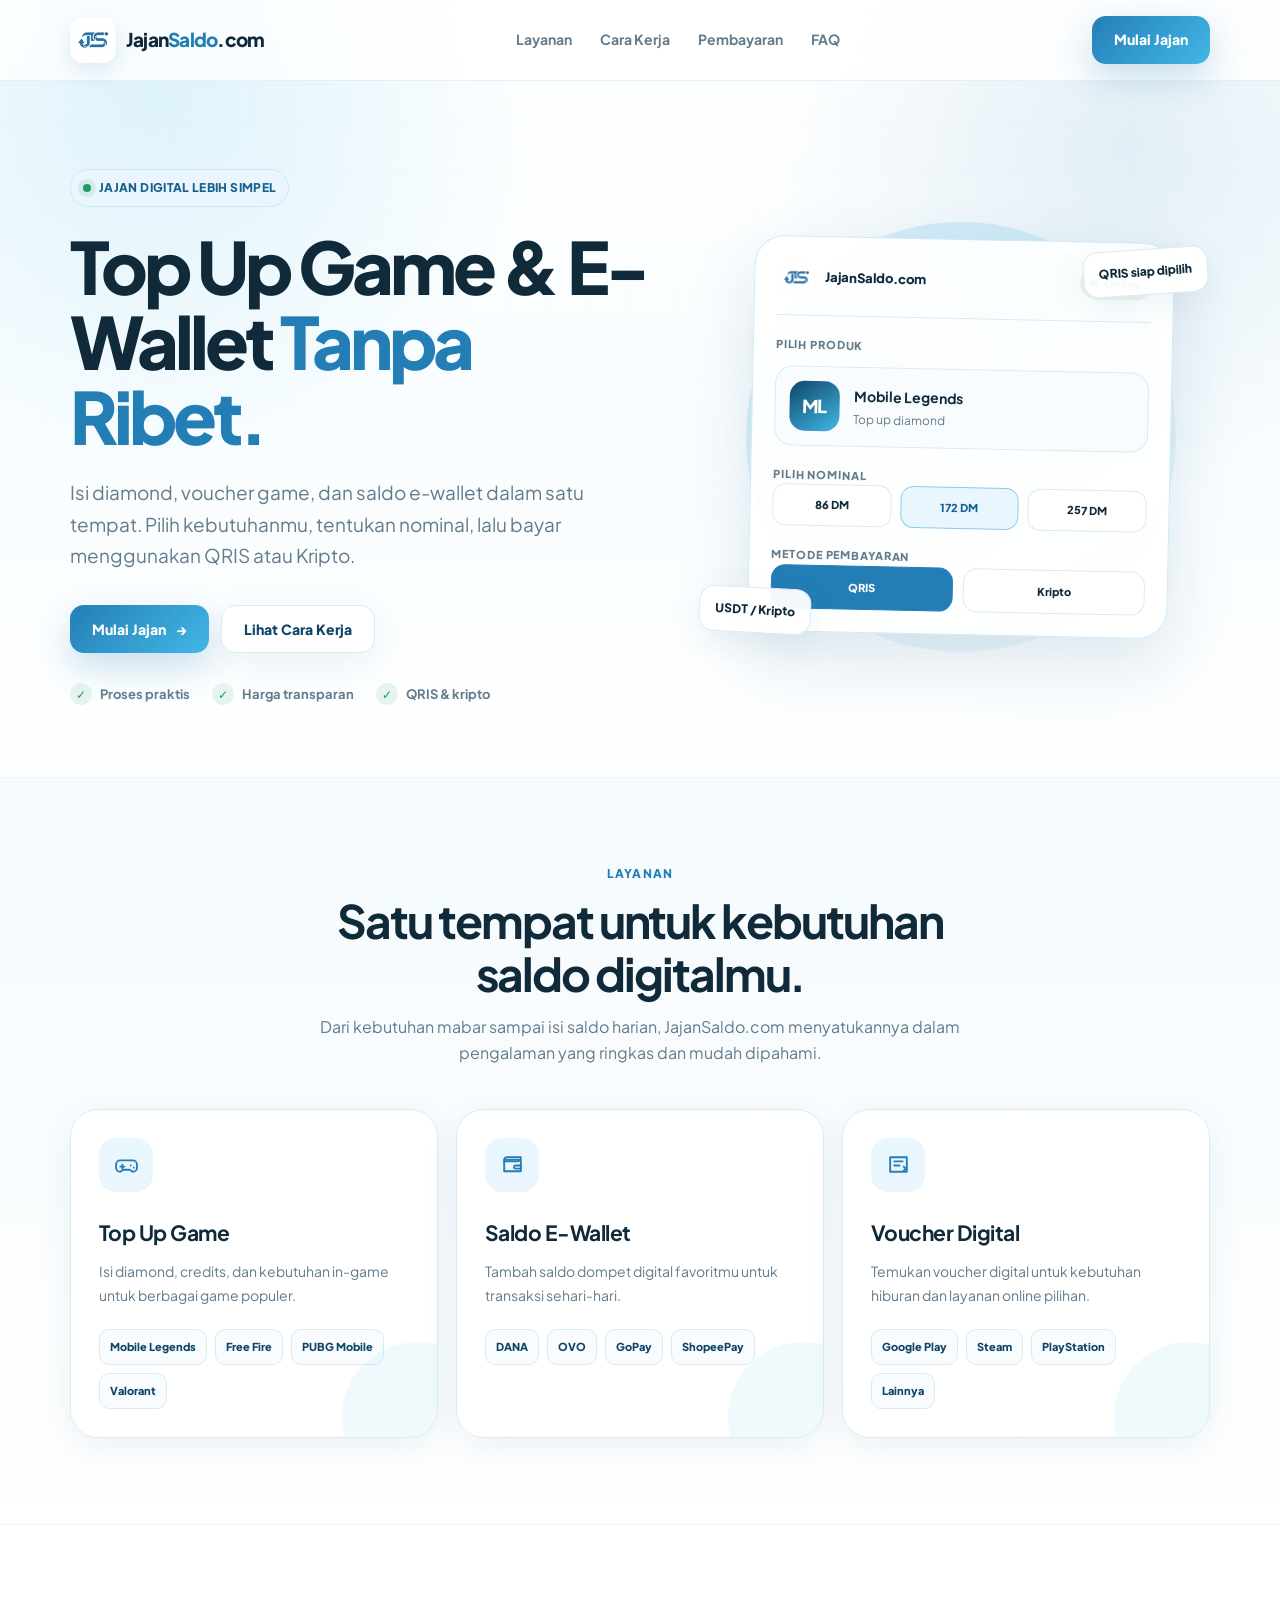
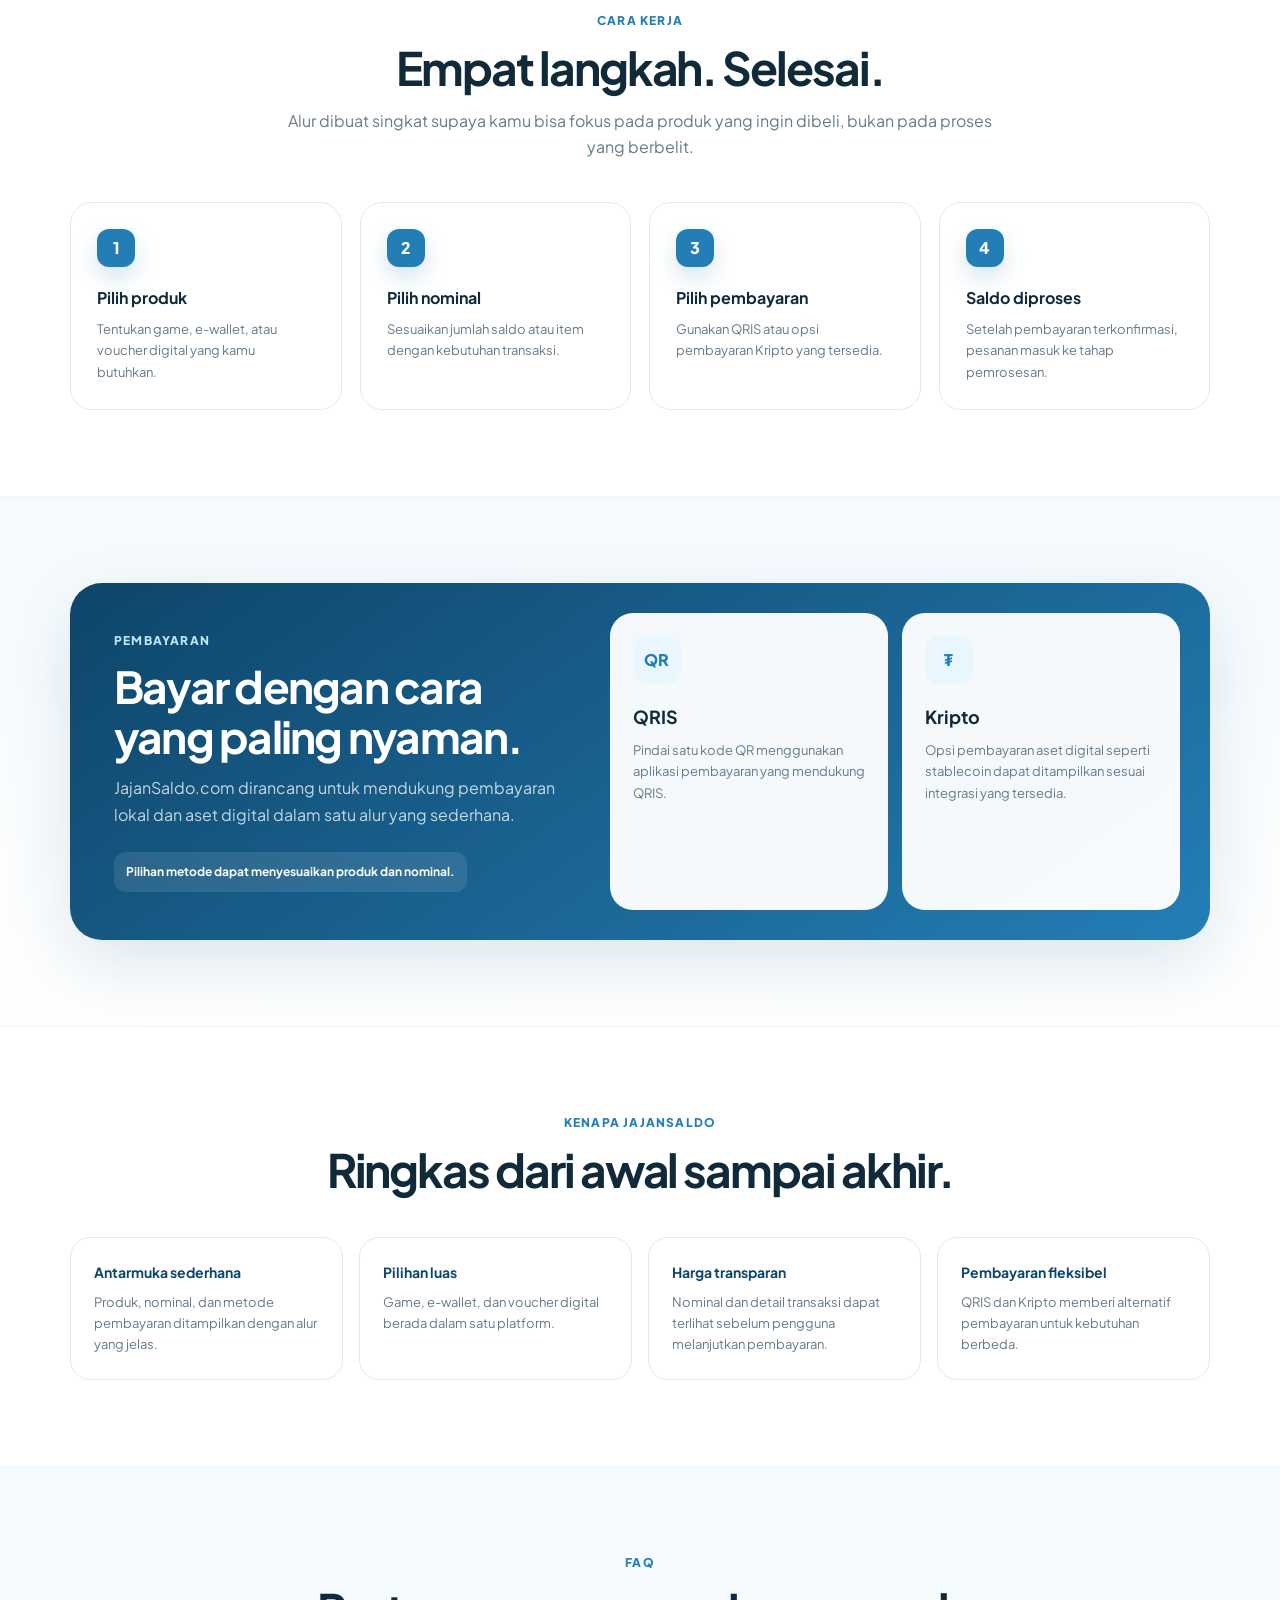
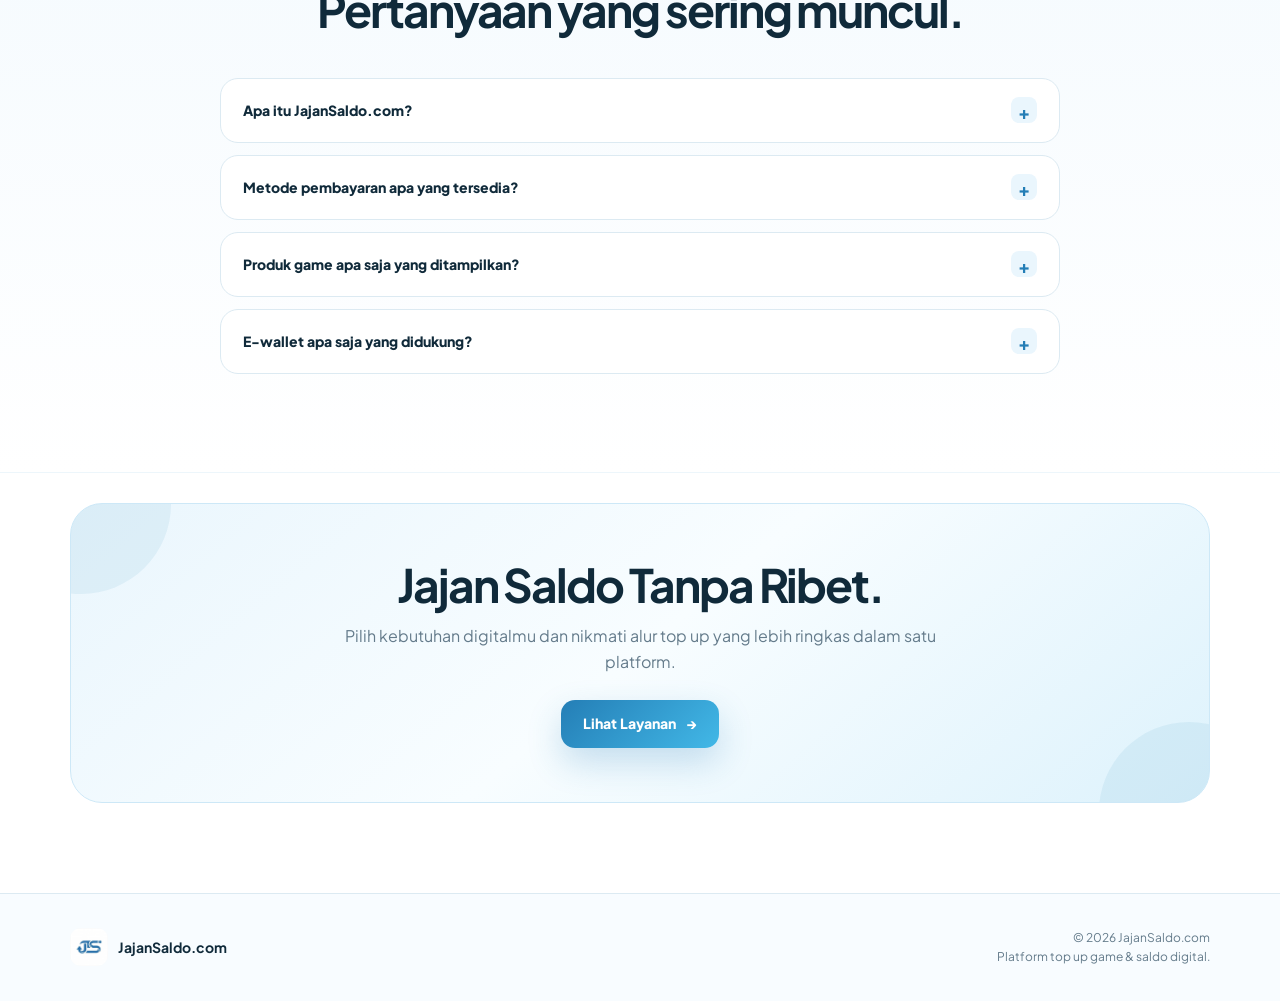
<file: index(20260907-033049).html>
<!DOCTYPE html>
<html lang="id">
<head>
  <meta charset="UTF-8">
  <meta name="viewport" content="width=device-width, initial-scale=1.0">
  <meta name="theme-color" content="#247EB6">
  <title>JajanSaldo.com — Top Up Game & E-Wallet</title>
  <meta name="description" content="JajanSaldo.com adalah platform top up game dan saldo e-wallet dengan pilihan pembayaran QRIS dan kripto.">

  <link rel="preconnect" href="https://fonts.googleapis.com">
  <link rel="preconnect" href="https://fonts.gstatic.com" crossorigin>
  <link href="https://fonts.googleapis.com/css2?family=Plus+Jakarta+Sans:wght@400;500;600;700;800&display=swap" rel="stylesheet">

  <style>
    :root {
      --primary: #247EB6;
      --primary-dark: #17618F;
      --primary-deep: #0E4569;
      --primary-soft: #EAF6FD;
      --primary-soft-2: #F4FAFE;
      --cyan: #42B8E7;
      --ink: #102A3A;
      --muted: #647B8B;
      --line: #DCEAF2;
      --white: #FFFFFF;
      --surface: #F8FCFF;
      --success: #1E9B64;
      --shadow-sm: 0 10px 35px rgba(18, 83, 124, 0.08);
      --shadow-md: 0 25px 70px rgba(18, 83, 124, 0.14);
      --radius-lg: 28px;
      --radius-md: 20px;
    }

    * {
      box-sizing: border-box;
      margin: 0;
      padding: 0;
    }

    html {
      scroll-behavior: smooth;
    }

    body {
      font-family: 'Plus Jakarta Sans', system-ui, -apple-system, BlinkMacSystemFont, 'Segoe UI', sans-serif;
      background: var(--white);
      color: var(--ink);
      line-height: 1.65;
      overflow-x: hidden;
    }

    a {
      color: inherit;
    }

    button,
    input,
    summary {
      font: inherit;
    }

    .page-glow {
      position: fixed;
      inset: 0;
      pointer-events: none;
      z-index: -2;
      background:
        radial-gradient(circle at 12% 10%, rgba(66, 184, 231, 0.17), transparent 28%),
        radial-gradient(circle at 88% 16%, rgba(36, 126, 182, 0.12), transparent 26%),
        linear-gradient(180deg, #FFFFFF 0%, #F9FDFF 48%, #FFFFFF 100%);
    }

    .page-grid {
      position: fixed;
      inset: 0;
      pointer-events: none;
      z-index: -1;
      opacity: 0.45;
      background-image:
        linear-gradient(rgba(36, 126, 182, 0.035) 1px, transparent 1px),
        linear-gradient(90deg, rgba(36, 126, 182, 0.035) 1px, transparent 1px);
      background-size: 42px 42px;
      mask-image: linear-gradient(to bottom, #000, transparent 72%);
    }

    .container {
      width: min(1140px, calc(100% - 40px));
      margin: 0 auto;
    }

    .header {
      position: sticky;
      top: 0;
      z-index: 50;
      padding: 16px 0;
      backdrop-filter: blur(18px);
      background: rgba(255, 255, 255, 0.78);
      border-bottom: 1px solid rgba(220, 234, 242, 0.72);
    }

    .nav {
      display: flex;
      align-items: center;
      justify-content: space-between;
      gap: 24px;
    }

    .brand {
      display: inline-flex;
      align-items: center;
      gap: 10px;
      text-decoration: none;
      min-width: max-content;
    }

    .brand-logo {
      width: 46px;
      height: 46px;
      border-radius: 14px;
      object-fit: cover;
      box-shadow: 0 8px 24px rgba(36, 126, 182, 0.15);
    }

    .brand-name {
      font-size: 19px;
      font-weight: 800;
      letter-spacing: -0.04em;
    }

    .brand-name span {
      color: var(--primary);
    }

    .nav-links {
      display: flex;
      align-items: center;
      gap: 28px;
    }

    .nav-links a {
      color: var(--muted);
      text-decoration: none;
      font-size: 14px;
      font-weight: 700;
      transition: color 0.2s ease;
    }

    .nav-links a:hover {
      color: var(--primary);
    }

    .btn {
      display: inline-flex;
      align-items: center;
      justify-content: center;
      gap: 10px;
      min-height: 48px;
      padding: 0 22px;
      border-radius: 14px;
      border: 0;
      text-decoration: none;
      font-weight: 800;
      font-size: 14px;
      transition: transform 0.2s ease, box-shadow 0.2s ease, background 0.2s ease;
    }

    .btn:hover {
      transform: translateY(-2px);
    }

    .btn-primary {
      color: var(--white);
      background: linear-gradient(135deg, var(--primary), var(--cyan));
      box-shadow: 0 14px 34px rgba(36, 126, 182, 0.24);
    }

    .btn-primary:hover {
      box-shadow: 0 18px 40px rgba(36, 126, 182, 0.31);
    }

    .btn-secondary {
      color: var(--primary-deep);
      background: var(--white);
      border: 1px solid var(--line);
      box-shadow: var(--shadow-sm);
    }

    .hero {
      padding: 88px 0 72px;
    }

    .hero-grid {
      display: grid;
      grid-template-columns: 1.08fr 0.92fr;
      align-items: center;
      gap: 56px;
    }

    .eyebrow {
      display: inline-flex;
      align-items: center;
      gap: 8px;
      padding: 8px 12px;
      margin-bottom: 22px;
      border-radius: 999px;
      border: 1px solid #CDE8F7;
      background: rgba(234, 246, 253, 0.9);
      color: var(--primary-dark);
      font-size: 12px;
      font-weight: 800;
      letter-spacing: 0.03em;
      text-transform: uppercase;
    }

    .eyebrow-dot {
      width: 8px;
      height: 8px;
      border-radius: 50%;
      background: var(--success);
      box-shadow: 0 0 0 5px rgba(30, 155, 100, 0.12);
    }

    .hero h1 {
      max-width: 760px;
      font-size: clamp(40px, 6vw, 72px);
      line-height: 1.04;
      letter-spacing: -0.055em;
      font-weight: 800;
      margin-bottom: 24px;
    }

    .hero h1 .accent {
      color: var(--primary);
    }

    .hero-copy {
      max-width: 640px;
      color: var(--muted);
      font-size: clamp(16px, 2vw, 19px);
      margin-bottom: 34px;
    }

    .hero-actions {
      display: flex;
      flex-wrap: wrap;
      gap: 12px;
      margin-bottom: 30px;
    }

    .trust-row {
      display: flex;
      flex-wrap: wrap;
      align-items: center;
      gap: 14px 22px;
      color: var(--muted);
      font-size: 13px;
      font-weight: 700;
    }

    .trust-item {
      display: inline-flex;
      align-items: center;
      gap: 8px;
    }

    .trust-check {
      display: grid;
      place-items: center;
      width: 22px;
      height: 22px;
      border-radius: 50%;
      color: var(--success);
      background: rgba(30, 155, 100, 0.1);
      font-size: 12px;
    }

    .hero-card-wrap {
      position: relative;
      min-height: 520px;
      display: grid;
      place-items: center;
    }

    .hero-orb {
      position: absolute;
      width: 430px;
      height: 430px;
      border-radius: 50%;
      background: linear-gradient(145deg, rgba(66, 184, 231, 0.22), rgba(36, 126, 182, 0.04));
      filter: blur(0.2px);
    }

    .checkout-card {
      position: relative;
      width: min(100%, 420px);
      border-radius: 30px;
      padding: 22px;
      background: rgba(255, 255, 255, 0.92);
      border: 1px solid rgba(205, 232, 247, 0.95);
      box-shadow: var(--shadow-md);
      transform: rotate(1.2deg);
    }

    .checkout-head {
      display: flex;
      justify-content: space-between;
      align-items: center;
      gap: 14px;
      padding-bottom: 18px;
      border-bottom: 1px solid var(--line);
    }

    .mini-brand {
      display: flex;
      align-items: center;
      gap: 10px;
      font-size: 13px;
      font-weight: 800;
    }

    .mini-logo {
      width: 38px;
      height: 38px;
      border-radius: 11px;
      object-fit: cover;
    }

    .status-pill {
      display: inline-flex;
      align-items: center;
      gap: 7px;
      color: var(--success);
      background: rgba(30, 155, 100, 0.09);
      padding: 7px 10px;
      border-radius: 999px;
      font-size: 11px;
      font-weight: 800;
    }

    .status-pill::before {
      content: '';
      width: 7px;
      height: 7px;
      border-radius: 50%;
      background: var(--success);
    }

    .order-label {
      margin-top: 20px;
      color: var(--muted);
      font-size: 11px;
      font-weight: 800;
      text-transform: uppercase;
      letter-spacing: 0.08em;
    }

    .order-product {
      display: flex;
      align-items: center;
      gap: 14px;
      margin: 12px 0 18px;
      padding: 14px;
      border: 1px solid var(--line);
      border-radius: 18px;
      background: var(--surface);
    }

    .product-mark {
      width: 50px;
      height: 50px;
      border-radius: 15px;
      display: grid;
      place-items: center;
      color: var(--white);
      background: linear-gradient(145deg, var(--primary-deep), var(--cyan));
      font-size: 18px;
      font-weight: 800;
      letter-spacing: -0.04em;
    }

    .order-product h3 {
      font-size: 14px;
      margin-bottom: 2px;
    }

    .order-product p {
      color: var(--muted);
      font-size: 12px;
    }

    .nominal-row {
      display: grid;
      grid-template-columns: repeat(3, 1fr);
      gap: 9px;
      margin-bottom: 18px;
    }

    .nominal {
      padding: 11px 8px;
      border: 1px solid var(--line);
      border-radius: 13px;
      text-align: center;
      background: var(--white);
      font-size: 11px;
      font-weight: 800;
    }

    .nominal.active {
      color: var(--primary-dark);
      border-color: #8CCBEA;
      background: var(--primary-soft);
    }

    .pay-row {
      display: flex;
      gap: 10px;
    }

    .pay-chip {
      flex: 1;
      padding: 12px;
      border-radius: 14px;
      border: 1px solid var(--line);
      background: var(--white);
      text-align: center;
      font-size: 11px;
      font-weight: 800;
    }

    .pay-chip.active {
      color: var(--white);
      border-color: var(--primary);
      background: var(--primary);
    }

    .floating-badge {
      position: absolute;
      z-index: 3;
      padding: 12px 15px;
      border-radius: 15px;
      background: rgba(255, 255, 255, 0.95);
      border: 1px solid var(--line);
      box-shadow: var(--shadow-sm);
      font-size: 12px;
      font-weight: 800;
    }

    .floating-badge.top {
      top: 72px;
      right: 2px;
      transform: rotate(-4deg);
    }

    .floating-badge.bottom {
      bottom: 64px;
      left: -12px;
      transform: rotate(3deg);
    }

    .section {
      padding: 86px 0;
    }

    .section-soft {
      background: linear-gradient(180deg, var(--primary-soft-2), #FFFFFF);
      border-top: 1px solid #EDF6FB;
      border-bottom: 1px solid #EDF6FB;
    }

    .section-head {
      max-width: 720px;
      margin: 0 auto 42px;
      text-align: center;
    }

    .section-kicker {
      display: block;
      margin-bottom: 10px;
      color: var(--primary);
      font-size: 12px;
      font-weight: 800;
      letter-spacing: 0.1em;
      text-transform: uppercase;
    }

    .section-title {
      font-size: clamp(30px, 4vw, 46px);
      line-height: 1.15;
      letter-spacing: -0.045em;
      margin-bottom: 14px;
    }

    .section-desc {
      color: var(--muted);
      font-size: 16px;
    }

    .service-grid {
      display: grid;
      grid-template-columns: repeat(3, 1fr);
      gap: 18px;
    }

    .service-card {
      position: relative;
      min-height: 320px;
      padding: 28px;
      border-radius: var(--radius-lg);
      border: 1px solid var(--line);
      background: rgba(255, 255, 255, 0.95);
      box-shadow: var(--shadow-sm);
      overflow: hidden;
      transition: transform 0.25s ease, border-color 0.25s ease, box-shadow 0.25s ease;
    }

    .service-card:hover {
      transform: translateY(-7px);
      border-color: #AFDBF1;
      box-shadow: var(--shadow-md);
    }

    .service-card::after {
      content: '';
      position: absolute;
      right: -55px;
      bottom: -55px;
      width: 150px;
      height: 150px;
      border-radius: 50%;
      background: rgba(66, 184, 231, 0.08);
    }

    .service-icon {
      width: 54px;
      height: 54px;
      display: grid;
      place-items: center;
      margin-bottom: 24px;
      border-radius: 17px;
      color: var(--primary);
      background: var(--primary-soft);
    }

    .service-icon svg {
      width: 25px;
      height: 25px;
      stroke: currentColor;
    }

    .service-card h3 {
      margin-bottom: 10px;
      font-size: 21px;
      letter-spacing: -0.025em;
    }

    .service-card p {
      color: var(--muted);
      font-size: 14px;
      margin-bottom: 22px;
    }

    .brand-list {
      display: flex;
      flex-wrap: wrap;
      gap: 8px;
    }

    .brand-chip {
      padding: 8px 10px;
      border: 1px solid var(--line);
      border-radius: 10px;
      background: var(--surface);
      color: var(--primary-deep);
      font-size: 11px;
      font-weight: 800;
    }

    .steps {
      display: grid;
      grid-template-columns: repeat(4, 1fr);
      gap: 18px;
      counter-reset: step;
    }

    .step {
      position: relative;
      padding: 26px;
      border-radius: 22px;
      border: 1px solid var(--line);
      background: var(--white);
    }

    .step::before {
      counter-increment: step;
      content: counter(step);
      width: 38px;
      height: 38px;
      display: grid;
      place-items: center;
      margin-bottom: 18px;
      border-radius: 12px;
      background: var(--primary);
      color: var(--white);
      font-weight: 800;
      box-shadow: 0 10px 22px rgba(36, 126, 182, 0.2);
    }

    .step h3 {
      font-size: 16px;
      margin-bottom: 7px;
    }

    .step p {
      color: var(--muted);
      font-size: 13px;
    }

    .payment-panel {
      display: grid;
      grid-template-columns: 0.92fr 1.08fr;
      align-items: stretch;
      gap: 24px;
      padding: 30px;
      border-radius: 32px;
      background: linear-gradient(145deg, var(--primary-deep), var(--primary));
      box-shadow: var(--shadow-md);
      overflow: hidden;
    }

    .payment-copy {
      padding: 18px 14px;
      color: var(--white);
    }

    .payment-copy .section-kicker {
      color: #BDE8FB;
    }

    .payment-copy h2 {
      font-size: clamp(29px, 4vw, 44px);
      line-height: 1.14;
      letter-spacing: -0.04em;
      margin-bottom: 14px;
    }

    .payment-copy p {
      color: rgba(255, 255, 255, 0.76);
      max-width: 480px;
      margin-bottom: 24px;
    }

    .payment-note {
      display: inline-flex;
      align-items: center;
      gap: 8px;
      padding: 10px 12px;
      border-radius: 12px;
      background: rgba(255, 255, 255, 0.1);
      font-size: 12px;
      font-weight: 700;
    }

    .payment-cards {
      display: grid;
      grid-template-columns: repeat(2, 1fr);
      gap: 14px;
    }

    .payment-card {
      min-height: 190px;
      padding: 22px;
      border-radius: 23px;
      background: rgba(255, 255, 255, 0.96);
      border: 1px solid rgba(255, 255, 255, 0.36);
    }

    .payment-card .payment-icon {
      width: 48px;
      height: 48px;
      display: grid;
      place-items: center;
      margin-bottom: 18px;
      border-radius: 14px;
      background: var(--primary-soft);
      color: var(--primary);
      font-weight: 800;
    }

    .payment-card h3 {
      font-size: 18px;
      margin-bottom: 8px;
    }

    .payment-card p {
      color: var(--muted);
      font-size: 13px;
    }

    .benefit-grid {
      display: grid;
      grid-template-columns: repeat(4, 1fr);
      gap: 16px;
    }

    .benefit {
      padding: 23px;
      border-radius: 20px;
      border: 1px solid var(--line);
      background: var(--white);
    }

    .benefit strong {
      display: block;
      margin-bottom: 7px;
      color: var(--primary-deep);
      font-size: 14px;
    }

    .benefit p {
      color: var(--muted);
      font-size: 13px;
    }

    .faq-wrap {
      max-width: 840px;
      margin: 0 auto;
    }

    details {
      border: 1px solid var(--line);
      border-radius: 18px;
      background: var(--white);
      margin-bottom: 12px;
      overflow: hidden;
    }

    summary {
      position: relative;
      list-style: none;
      cursor: pointer;
      padding: 20px 56px 20px 22px;
      font-weight: 800;
      font-size: 14px;
    }

    summary::-webkit-details-marker {
      display: none;
    }

    summary::after {
      content: '+';
      position: absolute;
      top: 50%;
      right: 22px;
      transform: translateY(-50%);
      width: 26px;
      height: 26px;
      display: grid;
      place-items: center;
      border-radius: 8px;
      background: var(--primary-soft);
      color: var(--primary);
      font-size: 18px;
    }

    details[open] summary::after {
      content: '−';
    }

    .faq-answer {
      padding: 0 22px 20px;
      color: var(--muted);
      font-size: 14px;
    }

    .cta {
      padding: 30px 0 90px;
    }

    .cta-box {
      position: relative;
      padding: 54px 38px;
      border-radius: 32px;
      text-align: center;
      overflow: hidden;
      background: linear-gradient(140deg, #EAF6FD 0%, #F8FDFF 50%, #DDF2FC 100%);
      border: 1px solid #CDE8F7;
    }

    .cta-box::before,
    .cta-box::after {
      content: '';
      position: absolute;
      width: 180px;
      height: 180px;
      border-radius: 50%;
      background: rgba(36, 126, 182, 0.08);
    }

    .cta-box::before {
      left: -80px;
      top: -90px;
    }

    .cta-box::after {
      right: -70px;
      bottom: -100px;
    }

    .cta-box h2 {
      position: relative;
      z-index: 1;
      font-size: clamp(30px, 4vw, 46px);
      line-height: 1.15;
      letter-spacing: -0.045em;
      margin-bottom: 12px;
    }

    .cta-box p {
      position: relative;
      z-index: 1;
      max-width: 600px;
      margin: 0 auto 24px;
      color: var(--muted);
    }

    .cta-box .btn {
      position: relative;
      z-index: 1;
    }

    .footer {
      border-top: 1px solid var(--line);
      padding: 34px 0;
      background: var(--surface);
    }

    .footer-row {
      display: flex;
      align-items: center;
      justify-content: space-between;
      gap: 18px;
    }

    .footer-brand {
      display: flex;
      align-items: center;
      gap: 10px;
    }

    .footer-logo {
      width: 38px;
      height: 38px;
      border-radius: 11px;
      object-fit: cover;
    }

    .footer strong {
      font-size: 14px;
    }

    .copyright {
      color: var(--muted);
      font-size: 12px;
      text-align: right;
    }

    @media (max-width: 960px) {
      .nav-links {
        display: none;
      }

      .hero-grid {
        grid-template-columns: 1fr;
        text-align: center;
      }

      .hero-copy {
        margin-left: auto;
        margin-right: auto;
      }

      .hero-actions,
      .trust-row {
        justify-content: center;
      }

      .hero-card-wrap {
        min-height: 470px;
      }

      .service-grid {
        grid-template-columns: repeat(2, 1fr);
      }

      .service-card:last-child {
        grid-column: 1 / -1;
      }

      .steps,
      .benefit-grid {
        grid-template-columns: repeat(2, 1fr);
      }

      .payment-panel {
        grid-template-columns: 1fr;
      }
    }

    @media (max-width: 640px) {
      .container {
        width: min(100% - 28px, 1140px);
      }

      .header {
        padding: 11px 0;
      }

      .brand-name {
        font-size: 16px;
      }

      .brand-logo {
        width: 40px;
        height: 40px;
      }

      .header .btn {
        min-height: 42px;
        padding: 0 14px;
        font-size: 12px;
      }

      .hero {
        padding: 62px 0 48px;
      }

      .hero h1 {
        font-size: clamp(38px, 13vw, 58px);
      }

      .hero-actions .btn {
        width: 100%;
      }

      .hero-card-wrap {
        min-height: 430px;
      }

      .hero-orb {
        width: 330px;
        height: 330px;
      }

      .checkout-card {
        padding: 17px;
      }

      .floating-badge.top {
        top: 36px;
        right: -5px;
      }

      .floating-badge.bottom {
        left: -5px;
        bottom: 38px;
      }

      .section {
        padding: 64px 0;
      }

      .service-grid,
      .steps,
      .payment-cards,
      .benefit-grid {
        grid-template-columns: 1fr;
      }

      .service-card:last-child {
        grid-column: auto;
      }

      .payment-panel {
        padding: 18px;
        border-radius: 25px;
      }

      .cta {
        padding-bottom: 64px;
      }

      .cta-box {
        padding: 42px 20px;
        border-radius: 25px;
      }

      .footer-row {
        flex-direction: column;
        text-align: center;
      }

      .copyright {
        text-align: center;
      }
    }

    @media (prefers-reduced-motion: reduce) {
      * {
        scroll-behavior: auto !important;
        transition: none !important;
      }
    }
  </style>
</head>
<body>
  <div class="page-glow"></div>
  <div class="page-grid"></div>

  <header class="header">
    <div class="container nav">
      <a class="brand" href="#top" aria-label="JajanSaldo.com beranda">
        <img class="brand-logo" src="[data-uri]" alt="Logo JajanSaldo.com">
        <span class="brand-name">Jajan<span>Saldo</span>.com</span>
      </a>

      <nav class="nav-links" aria-label="Navigasi utama">
        <a href="#layanan">Layanan</a>
        <a href="#cara-kerja">Cara Kerja</a>
        <a href="#pembayaran">Pembayaran</a>
        <a href="#faq">FAQ</a>
      </nav>

      <a class="btn btn-primary" href="#layanan">Mulai Jajan</a>
    </div>
  </header>

  <main id="top">
    <section class="hero">
      <div class="container hero-grid">
        <div class="hero-content">
          <span class="eyebrow"><span class="eyebrow-dot"></span> Jajan digital lebih simpel</span>
          <h1>Top Up Game &amp; E-Wallet <span class="accent">Tanpa Ribet.</span></h1>
          <p class="hero-copy">Isi diamond, voucher game, dan saldo e-wallet dalam satu tempat. Pilih kebutuhanmu, tentukan nominal, lalu bayar menggunakan QRIS atau Kripto.</p>

          <div class="hero-actions">
            <a class="btn btn-primary" href="#layanan">Mulai Jajan <span aria-hidden="true">→</span></a>
            <a class="btn btn-secondary" href="#cara-kerja">Lihat Cara Kerja</a>
          </div>

          <div class="trust-row" aria-label="Keunggulan singkat">
            <span class="trust-item"><span class="trust-check">✓</span> Proses praktis</span>
            <span class="trust-item"><span class="trust-check">✓</span> Harga transparan</span>
            <span class="trust-item"><span class="trust-check">✓</span> QRIS &amp; kripto</span>
          </div>
        </div>

        <div class="hero-card-wrap" aria-label="Ilustrasi pemesanan JajanSaldo">
          <div class="hero-orb"></div>
          <div class="floating-badge top">QRIS siap dipilih</div>
          <div class="floating-badge bottom">USDT / Kripto</div>

          <div class="checkout-card">
            <div class="checkout-head">
              <div class="mini-brand">
                <img class="mini-logo" src="[data-uri]" alt="">
                <span>JajanSaldo.com</span>
              </div>
              <span class="status-pill">Online</span>
            </div>

            <div class="order-label">Pilih produk</div>
            <div class="order-product">
              <div class="product-mark">ML</div>
              <div>
                <h3>Mobile Legends</h3>
                <p>Top up diamond</p>
              </div>
            </div>

            <div class="order-label">Pilih nominal</div>
            <div class="nominal-row">
              <div class="nominal">86 DM</div>
              <div class="nominal active">172 DM</div>
              <div class="nominal">257 DM</div>
            </div>

            <div class="order-label">Metode pembayaran</div>
            <div class="pay-row">
              <div class="pay-chip active">QRIS</div>
              <div class="pay-chip">Kripto</div>
            </div>
          </div>
        </div>
      </div>
    </section>

    <section id="layanan" class="section section-soft">
      <div class="container">
        <div class="section-head">
          <span class="section-kicker">Layanan</span>
          <h2 class="section-title">Satu tempat untuk kebutuhan saldo digitalmu.</h2>
          <p class="section-desc">Dari kebutuhan mabar sampai isi saldo harian, JajanSaldo.com menyatukannya dalam pengalaman yang ringkas dan mudah dipahami.</p>
        </div>

        <div class="service-grid">
          <article class="service-card">
            <div class="service-icon" aria-hidden="true">
              <svg viewBox="0 0 24 24" fill="none" stroke-width="1.8" stroke-linecap="round" stroke-linejoin="round">
                <path d="M6 8h12a4 4 0 0 1 4 4v3a4 4 0 0 1-4 4l-3-2H9l-3 2a4 4 0 0 1-4-4v-3a4 4 0 0 1 4-4Z"/>
                <path d="M8 12v4M6 14h4M16 13h.01M19 15h.01"/>
              </svg>
            </div>
            <h3>Top Up Game</h3>
            <p>Isi diamond, credits, dan kebutuhan in-game untuk berbagai game populer.</p>
            <div class="brand-list">
              <span class="brand-chip">Mobile Legends</span>
              <span class="brand-chip">Free Fire</span>
              <span class="brand-chip">PUBG Mobile</span>
              <span class="brand-chip">Valorant</span>
            </div>
          </article>

          <article class="service-card">
            <div class="service-icon" aria-hidden="true">
              <svg viewBox="0 0 24 24" fill="none" stroke-width="1.8" stroke-linecap="round" stroke-linejoin="round">
                <path d="M4 7.5h16v11H4z"/>
                <path d="M4 9h12.5A3.5 3.5 0 0 0 20 5.5V5H7a3 3 0 0 0-3 3"/>
                <path d="M15 13h5v3h-5a1.5 1.5 0 0 1 0-3Z"/>
              </svg>
            </div>
            <h3>Saldo E-Wallet</h3>
            <p>Tambah saldo dompet digital favoritmu untuk transaksi sehari-hari.</p>
            <div class="brand-list">
              <span class="brand-chip">DANA</span>
              <span class="brand-chip">OVO</span>
              <span class="brand-chip">GoPay</span>
              <span class="brand-chip">ShopeePay</span>
            </div>
          </article>

          <article class="service-card">
            <div class="service-icon" aria-hidden="true">
              <svg viewBox="0 0 24 24" fill="none" stroke-width="1.8" stroke-linecap="round" stroke-linejoin="round">
                <path d="M4 5h16v14H4z"/>
                <path d="M8 9h8M8 13h5"/>
                <path d="m17 14 2 2-2 2"/>
              </svg>
            </div>
            <h3>Voucher Digital</h3>
            <p>Temukan voucher digital untuk kebutuhan hiburan dan layanan online pilihan.</p>
            <div class="brand-list">
              <span class="brand-chip">Google Play</span>
              <span class="brand-chip">Steam</span>
              <span class="brand-chip">PlayStation</span>
              <span class="brand-chip">Lainnya</span>
            </div>
          </article>
        </div>
      </div>
    </section>

    <section id="cara-kerja" class="section">
      <div class="container">
        <div class="section-head">
          <span class="section-kicker">Cara Kerja</span>
          <h2 class="section-title">Empat langkah. Selesai.</h2>
          <p class="section-desc">Alur dibuat singkat supaya kamu bisa fokus pada produk yang ingin dibeli, bukan pada proses yang berbelit.</p>
        </div>

        <div class="steps">
          <article class="step">
            <h3>Pilih produk</h3>
            <p>Tentukan game, e-wallet, atau voucher digital yang kamu butuhkan.</p>
          </article>
          <article class="step">
            <h3>Pilih nominal</h3>
            <p>Sesuaikan jumlah saldo atau item dengan kebutuhan transaksi.</p>
          </article>
          <article class="step">
            <h3>Pilih pembayaran</h3>
            <p>Gunakan QRIS atau opsi pembayaran Kripto yang tersedia.</p>
          </article>
          <article class="step">
            <h3>Saldo diproses</h3>
            <p>Setelah pembayaran terkonfirmasi, pesanan masuk ke tahap pemrosesan.</p>
          </article>
        </div>
      </div>
    </section>

    <section id="pembayaran" class="section section-soft">
      <div class="container">
        <div class="payment-panel">
          <div class="payment-copy">
            <span class="section-kicker">Pembayaran</span>
            <h2>Bayar dengan cara yang paling nyaman.</h2>
            <p>JajanSaldo.com dirancang untuk mendukung pembayaran lokal dan aset digital dalam satu alur yang sederhana.</p>
            <span class="payment-note">Pilihan metode dapat menyesuaikan produk dan nominal.</span>
          </div>

          <div class="payment-cards">
            <article class="payment-card">
              <div class="payment-icon">QR</div>
              <h3>QRIS</h3>
              <p>Pindai satu kode QR menggunakan aplikasi pembayaran yang mendukung QRIS.</p>
            </article>
            <article class="payment-card">
              <div class="payment-icon">₮</div>
              <h3>Kripto</h3>
              <p>Opsi pembayaran aset digital seperti stablecoin dapat ditampilkan sesuai integrasi yang tersedia.</p>
            </article>
          </div>
        </div>
      </div>
    </section>

    <section class="section">
      <div class="container">
        <div class="section-head">
          <span class="section-kicker">Kenapa JajanSaldo</span>
          <h2 class="section-title">Ringkas dari awal sampai akhir.</h2>
        </div>

        <div class="benefit-grid">
          <article class="benefit">
            <strong>Antarmuka sederhana</strong>
            <p>Produk, nominal, dan metode pembayaran ditampilkan dengan alur yang jelas.</p>
          </article>
          <article class="benefit">
            <strong>Pilihan luas</strong>
            <p>Game, e-wallet, dan voucher digital berada dalam satu platform.</p>
          </article>
          <article class="benefit">
            <strong>Harga transparan</strong>
            <p>Nominal dan detail transaksi dapat terlihat sebelum pengguna melanjutkan pembayaran.</p>
          </article>
          <article class="benefit">
            <strong>Pembayaran fleksibel</strong>
            <p>QRIS dan Kripto memberi alternatif pembayaran untuk kebutuhan berbeda.</p>
          </article>
        </div>
      </div>
    </section>

    <section id="faq" class="section section-soft">
      <div class="container">
        <div class="section-head">
          <span class="section-kicker">FAQ</span>
          <h2 class="section-title">Pertanyaan yang sering muncul.</h2>
        </div>

        <div class="faq-wrap">
          <details>
            <summary>Apa itu JajanSaldo.com?</summary>
            <div class="faq-answer">JajanSaldo.com adalah platform digital untuk membeli kebutuhan top up game, saldo e-wallet, dan voucher digital dengan alur transaksi yang sederhana.</div>
          </details>
          <details>
            <summary>Metode pembayaran apa yang tersedia?</summary>
            <div class="faq-answer">Landing page ini menampilkan QRIS dan Kripto sebagai metode pembayaran utama. Ketersediaan akhir dapat disesuaikan dengan integrasi pembayaran yang digunakan saat platform diluncurkan.</div>
          </details>
          <details>
            <summary>Produk game apa saja yang ditampilkan?</summary>
            <div class="faq-answer">Contoh produk yang ditampilkan meliputi Mobile Legends, Free Fire, PUBG Mobile, dan Valorant. Daftar produk dapat dikembangkan sesuai katalog layanan.</div>
          </details>
          <details>
            <summary>E-wallet apa saja yang didukung?</summary>
            <div class="faq-answer">Contoh e-wallet pada landing page meliputi DANA, OVO, GoPay, dan ShopeePay. Dukungan final mengikuti sistem produk yang nantinya diintegrasikan.</div>
          </details>
        </div>
      </div>
    </section>

    <section class="cta">
      <div class="container">
        <div class="cta-box">
          <h2>Jajan Saldo Tanpa Ribet.</h2>
          <p>Pilih kebutuhan digitalmu dan nikmati alur top up yang lebih ringkas dalam satu platform.</p>
          <a class="btn btn-primary" href="#layanan">Lihat Layanan <span aria-hidden="true">→</span></a>
        </div>
      </div>
    </section>
  </main>

  <footer class="footer">
    <div class="container footer-row">
      <div class="footer-brand">
        <img class="footer-logo" src="[data-uri]" alt="Logo JajanSaldo.com">
        <strong>JajanSaldo.com</strong>
      </div>
      <p class="copyright">© 2026 JajanSaldo.com<br>Platform top up game &amp; saldo digital.</p>
    </div>
  </footer>
</body>
</html>
</file>
<file: assets/styles.css>
:root{color-scheme:light;--blue:#247eb6;--blue-dark:#17618f;--blue-text:#176593;--ink:#122b3c;--muted:#536979;--line:#dce6ec;--soft:#f4f8fb;--navy:#102e43;--white:#fff}
*{box-sizing:border-box}
html{scroll-behavior:smooth;scroll-padding-top:105px}
body{margin:0;color:var(--ink);background:var(--white);font-family:'Plus Jakarta Sans',system-ui,-apple-system,BlinkMacSystemFont,'Segoe UI',sans-serif;font-size:1rem;line-height:1.65;-webkit-font-smoothing:antialiased}
h1,h2,h3,h4,p,figure{margin:0}h1,h2,h3,h4{line-height:1.25}h1,h2{letter-spacing:-.045em}
a{color:inherit;text-underline-offset:.2em}button,summary{font:inherit}button,a,summary{-webkit-tap-highlight-color:transparent}
img,svg{display:block;max-width:100%}svg{width:24px;height:24px;flex-shrink:0}strong{font-weight:700}
[hidden]{display:none!important}:focus-visible{outline:3px solid var(--blue);outline-offset:5px}
.container{width:min(1160px,calc(100% - 64px));margin-inline:auto}
.skip-link{position:fixed;left:20px;top:-100px;z-index:100;padding:12px 20px;border-radius:8px;background:var(--navy);color:#fff}.skip-link:focus{top:12px}
.header{position:sticky;top:0;z-index:20;background:rgba(255,255,255,.97);border-bottom:1px solid var(--line)}
.nav{min-height:84px;display:flex;align-items:center;gap:25px}
.brand{display:inline-flex;align-items:center;gap:5px;text-decoration:none;font-size:1.24rem;font-weight:800;letter-spacing:-.045em;flex-shrink:0}
.brand-logo{width:48px;height:48px;border-radius:50%}.brand-accent{color:var(--blue)}.brand-domain{font-size:.85em;font-weight:600;color:var(--muted)}
.nav-links{display:flex;align-items:center;gap:25px;margin-left:auto}.nav-links a{text-decoration:none;color:var(--muted);font-size:.875rem;font-weight:600;padding-block:12px}
.nav-links a:hover,.footer a:hover{color:var(--blue-text)}.nav-links .nav-crypto{color:var(--ink)}.nav-crypto span{margin-left:2px}
.btn{display:inline-flex;align-items:center;justify-content:center;gap:12px;min-height:54px;padding:13px 23px;border:1px solid transparent;border-radius:9px;font-size:.9375rem;font-weight:700;line-height:1.5;text-align:center;text-decoration:none;transition:background .18s,transform .18s}
.btn:hover{transform:translateY(-2px)}.btn-primary{color:white;background:var(--blue-dark)}.btn-primary:hover{background:#0e4a70}.btn-secondary{background:white;border-color:#cadce7;color:var(--ink)}.btn-secondary:hover{background:var(--soft)}
.nav-cta{min-height:44px;padding:9px 17px;font-size:.875rem;flex-shrink:0}
.menu-toggle{align-items:center;gap:8px;margin-left:auto;background:#fff;border:1px solid var(--line);border-radius:7px;min-height:44px;padding:8px 12px;color:var(--ink);cursor:pointer}
.hero{padding:74px 0 72px;background:linear-gradient(110deg,#fff 36%,#eff6fb 100%);border-bottom:1px solid var(--line)}
.hero-grid{display:grid;grid-template-columns:1.15fr 1fr;align-items:center;gap:74px}
.eyebrow{display:flex;align-items:center;gap:9px;font-size:.75rem;letter-spacing:.12em;font-weight:800;line-height:1.6;color:var(--blue-text);margin-bottom:18px}
.tiny-icon{display:grid;place-items:center;width:24px;height:24px;border-radius:6px;background:#e2f0f9;font-size:1rem}
h1{font-size:clamp(2.5rem,4.35vw,3.6rem);line-height:1.15;font-weight:800;letter-spacing:-.055em}h1>span{color:var(--blue)}
.hero-description{max-width:485px;margin-top:24px;color:var(--muted);font-size:1.0625rem;line-height:1.8}
.hero-actions{display:flex;gap:12px;flex-wrap:wrap;margin-top:29px}.hero-actions svg{width:21px;height:21px}
.start-hint{margin-top:15px;font-size:.8125rem;color:var(--muted)}.start-hint strong{color:var(--ink);font-weight:600}
.hero-facts{display:flex;gap:31px;margin-top:32px;padding-top:22px;border-top:1px solid var(--line);max-width:400px}
.hero-facts>span{display:flex;flex-direction:column;gap:3px}.hero-facts>span+span{border-left:1px solid #cedee8;padding-left:31px}.hero-facts strong{font-size:.875rem}.hero-facts span span{font-size:.8125rem;color:var(--muted)}
.bot-preview{min-width:0;width:100%;max-width:462px;justify-self:end}
.preview-heading{display:flex;align-items:center;justify-content:space-between;gap:8px;margin-bottom:13px;font-size:.75rem;letter-spacing:.075em;font-weight:700;color:#527080}
.preview-label{background:#e1ebf2;color:#3f5f72;border-radius:4px;padding:3px 8px;font-size:.75rem;letter-spacing:0;font-weight:600}
.chat-window{border:1px solid #c5d9e6;border-radius:17px;overflow:hidden;background:white;box-shadow:0 16px 45px #153e5b0e}
.chat-header{display:flex;align-items:center;gap:10px;padding:17px 21px;background:#fff}.chat-avatar{width:44px;height:44px;border-radius:50%;border:1px solid #e2ebf1}.chat-header strong{font-size:.9375rem}.chat-header div span{display:block;font-size:.75rem;color:var(--muted)}
.chat-bot-label{margin-left:auto;color:#577184;font-size:.75rem;border:1px solid var(--line);border-radius:4px;padding:1px 7px}
.chat-body{padding:22px 24px 26px;background:#e5eff6}.chat-command{display:flex;align-items:center;justify-content:space-between;gap:20px;width:fit-content;margin:0 0 15px auto;padding:6px 13px;background:#cde5f5;color:#225c81;border-radius:9px 9px 3px 9px;font-size:.875rem}.chat-command span{font-size:.75rem}
.chat-bubble{border-radius:10px 10px 10px 3px;background:white;padding:21px;font-size:.875rem;line-height:1.7}.chat-message-title{font-size:.875rem;font-weight:800;letter-spacing:.04em}.chat-subtitle{color:var(--muted);margin-bottom:18px}.chat-question{font-weight:700;margin-top:18px}
.chat-keyboard{display:grid;grid-template-columns:1fr 1fr;gap:6px;margin-top:6px}.chat-keyboard span{display:flex;align-items:center;justify-content:center;text-align:center;background:#f9fcff;border:1px solid #c9dce9;color:#205e87;border-radius:5px;min-height:44px;padding:8px 5px;font-size:.8125rem;font-weight:600}
.chat-footer{padding:12px 18px;text-align:center;font-size:.75rem;color:var(--muted);border-top:1px solid #d5e3ed}figcaption{text-align:center;color:var(--muted);margin-top:12px;font-size:.75rem}
.section{padding:76px 0}.section-heading{margin-bottom:32px}.section-heading .eyebrow{margin-bottom:12px}h2{font-size:clamp(1.8rem,3.1vw,2.5rem);font-weight:800}
.section-heading>p:not(.eyebrow),.section-heading>div+p{color:var(--muted);margin-top:16px;max-width:630px}
.split-heading{display:flex;align-items:end;justify-content:space-between;gap:50px}.split-heading>div+p{max-width:370px;margin-top:0}
.service-grid{display:grid;grid-template-columns:1fr 1fr;gap:24px}.service-card{border:1px solid var(--line);padding:29px 30px 25px;border-radius:12px;background:white}
.service-heading{display:flex;gap:15px;align-items:center;padding-bottom:24px;border-bottom:1px solid var(--line)}.service-icon{background:#e9f3fa;color:var(--blue-text);width:50px;height:50px;border-radius:10px;display:grid;place-items:center;flex-shrink:0}.service-icon svg{width:26px;height:26px}
.service-heading h3{font-size:1.1875rem;font-weight:800;margin-bottom:4px}.service-heading p{font-size:.875rem;color:var(--muted)}
.service-item{display:flex;align-items:center;gap:14px;padding-top:22px}.service-monogram{display:grid;place-items:center;width:45px;height:45px;border:1px solid;border-radius:8px;font-weight:800;flex-shrink:0;font-size:.875rem}
.ml{background:#ecf1f9;color:#3f6091;border-color:#d9e1ef}.ff{background:#fff5e5;color:#8c5b13;border-color:#f1e3cb}.dana{background:#e9f5ff;color:#2471ab;border-color:#d4e9fa}.gopay{background:#e8f6f8;color:#207078;border-color:#d3e7e9}
.service-item h4{font-size:1rem;margin-bottom:3px}.service-item p{font-size:.875rem;color:var(--muted)}
.text-link{display:inline-flex;align-items:center;gap:12px;font-size:.875rem;font-weight:700;color:var(--blue-text);text-decoration:none;min-height:44px}.text-link:hover{text-decoration:underline}.service-card .text-link{margin-top:19px}
.section-note{font-size:.8125rem;color:var(--muted);margin-top:20px}.services{padding-bottom:63px}
.how-it-works{background:var(--soft);border-block:1px solid var(--line)}.steps{display:grid;grid-template-columns:repeat(4,minmax(0,1fr));gap:26px;list-style:none;padding:0;margin:36px 0 30px}.step{border-top:1px solid #c6dbe9;padding-top:17px}.step-number{display:block;color:var(--blue);font-size:1.75rem;line-height:1.3;font-weight:500;letter-spacing:-.055em;margin-bottom:23px}.step h3{font-size:1rem;margin-bottom:12px}.step p{font-size:.875rem;line-height:1.8;color:var(--muted)}.step strong{color:#334f61;font-weight:600}
.target-guide{display:flex;gap:18px 28px;flex-wrap:wrap;padding:20px 24px;background:#fff;border:1px solid var(--line);border-radius:8px;font-size:.8125rem;align-items:center}.guide-label{font-weight:700}.target-guide>span:not(.guide-label){color:var(--muted);display:inline-flex;align-items:center;gap:9px;flex-wrap:wrap}code{font-family:ui-monospace,SFMono-Regular,Consolas,monospace;font-size:.875em;background:#eaf2f8;color:#225b81;padding:3px 5px;border-radius:3px;overflow-wrap:anywhere}
.payment-section{padding-bottom:34px}.payment-panel{background:var(--navy);color:white;border-radius:16px;padding:43px 44px 27px}.payment-panel .eyebrow{color:#9dcfeb}
.payment-heading{display:grid;grid-template-columns:1fr 1fr;align-items:end;gap:0 60px}.payment-heading .eyebrow{grid-column:1/-1}.payment-heading>p:not(.eyebrow){color:#c0d3e1;max-width:415px;font-size:.9375rem;margin:0 0 4px}
.payment-grid{display:grid;grid-template-columns:repeat(3,minmax(0,1fr));gap:0;margin-top:32px}.payment-card{border-top:1px solid #355165;padding:23px 24px 0 0}.payment-card+.payment-card{border-left:1px solid #355165;padding-left:24px}.payment-card:last-child{padding-right:0}.payment-index{color:#9fc3db;font-size:.75rem;letter-spacing:.075em;font-weight:600}.payment-card h3{margin:12px 0;font-size:1.125rem}.payment-card p{color:#c0d3e1;font-size:.875rem;line-height:1.8}.payment-card strong{color:#e1eef7;font-weight:600}
.payment-footnote{display:flex;align-items:flex-start;gap:12px;border-top:1px solid #355165;margin-top:29px;padding-top:19px;color:#c0d3e1;font-size:.8125rem}.payment-footnote>span{font-size:1.125rem;line-height:1.5;color:#82b5d6}
.crypto-section{padding-top:0;padding-bottom:74px}.crypto-panel{display:grid;grid-template-columns:1.3fr 1fr;gap:70px;padding:42px 44px;background:#fafbef;border:1px solid #dce2bd;border-radius:16px;align-items:center}.crypto-panel .eyebrow{color:#576321;letter-spacing:.08em;margin-bottom:23px;font-size:.75rem}
.crypto-wordmark{color:#45531b;font-size:1.0625rem;font-weight:800;letter-spacing:-.035em;margin-bottom:13px}.crypto-copy h2{font-size:clamp(1.7rem,2.8vw,2.125rem);color:#273719;line-height:1.25}.crypto-copy>p:not(.eyebrow):not(.crypto-wordmark){color:#5c6749;font-size:.9375rem;margin-top:18px;max-width:475px}
.btn-crypto{background:#32461f;color:white;margin-top:24px;font-size:.875rem}.btn-crypto:hover{background:#223115}.crypto-details{border-left:1px solid #d9e0bd;padding-left:38px}.crypto-domain{display:flex;align-items:center;justify-content:space-between;color:#4b5a2b;font-size:.8125rem;font-weight:600}
.crypto-details dl{margin:24px 0 18px}.crypto-details dl div{display:flex;align-items:baseline;justify-content:space-between;gap:18px;padding:16px 0;border-bottom:1px solid #dfe4c8}.crypto-details dt{color:#606d46;font-size:.8125rem}.crypto-details dd{color:#344522;font-size:.9375rem;font-weight:700;margin:0;text-align:right}.crypto-details>p:last-child{color:#5c6749;font-size:.8125rem;line-height:1.7}
.faq-section{background:var(--soft);border-block:1px solid var(--line)}.faq-grid{display:grid;grid-template-columns:.8fr 1.2fr;gap:80px}.faq-grid .section-heading>p:not(.eyebrow){max-width:300px;font-size:.9375rem}.faq-grid .text-link{margin-top:16px}.faq-list{border-top:1px solid #cddce5}details{border-bottom:1px solid #cddce5}
summary{display:flex;align-items:center;justify-content:space-between;gap:23px;list-style:none;cursor:pointer;font-size:.9375rem;font-weight:600;padding:20px 0;line-height:1.6}summary::-webkit-details-marker{display:none}summary::after{content:'+';font-size:1.25rem;font-weight:400;color:var(--blue-text);flex-shrink:0}details[open] summary::after{content:'−'}summary:hover{color:var(--blue-text)}
.faq-answer{color:var(--muted);font-size:.875rem;line-height:1.8;padding:0 32px 23px 0}.faq-answer p+p{margin-top:12px}.faq-answer a{color:var(--blue-text)}.faq-answer strong{color:#344f61}
.final-cta{padding:60px 0}.cta-row{display:flex;align-items:center;justify-content:space-between;gap:32px}.final-cta .eyebrow{margin-bottom:11px}.final-cta h2{font-size:2.125rem}.final-cta p:not(.eyebrow){font-size:.9375rem;color:var(--muted);margin-top:12px}
.footer{border-top:1px solid var(--line)}.footer-top{display:flex;justify-content:space-between;align-items:center;gap:26px;padding-block:27px}.footer-top>div>p{color:var(--muted);font-size:.8125rem;margin-top:7px}.footer-links{display:flex;align-items:center;gap:28px;flex-wrap:wrap}.footer-links a{text-decoration:none;font-size:.875rem;color:var(--muted);padding-block:12px}.footer-bottom{display:flex;align-items:center;justify-content:space-between;gap:20px;border-top:1px solid var(--line);padding-block:20px;font-size:.75rem;color:var(--muted)}.footer-bottom a{text-decoration:none;padding-block:6px}
@media(min-width:1081px){.menu-toggle{display:none}}
@media(max-width:1080px){
  .container{width:calc(100% - 48px)}.nav{flex-wrap:wrap;gap:15px;padding-block:12px;min-height:76px}.nav-links{order:3;flex-basis:100%;justify-content:center;margin-left:0}.nav-cta{margin-left:auto}.nav-enhanced .menu-toggle{display:inline-flex}.nav-enhanced .nav-cta{margin-left:0}.nav-enhanced .nav-links{display:none}.nav-enhanced .nav-links.is-open{display:flex;position:absolute;left:0;right:0;top:100%;flex-direction:column;align-items:stretch;gap:0;border-bottom:1px solid var(--line);padding:8px 24px 16px;background:white;box-shadow:0 15px 20px #17364a0b}.nav-enhanced .nav-links a{padding:12px}
  .hero{padding-block:58px}.hero-grid{gap:38px;grid-template-columns:1fr 1fr}h1{font-size:clamp(2.4rem,4.4vw,3.1rem)}.hero-description{font-size:1rem}.chat-body{padding:19px 18px 22px}.chat-bubble{padding:18px}.hero-facts{gap:20px}.hero-facts>span+span{padding-left:20px}
  .section{padding-block:60px}.payment-section{padding-bottom:26px}.crypto-section{padding-top:0}.crypto-panel{gap:35px;padding:35px}.crypto-details{padding-left:30px}.faq-grid{gap:45px}.target-guide{gap:16px 24px}
}
@media(max-width:760px){
  .hero-grid{grid-template-columns:1fr;gap:38px}.hero-copy{max-width:570px}h1{font-size:clamp(2.6rem,7.7vw,3.8rem)}.hero-description{max-width:510px}.hero-facts{max-width:470px}.bot-preview{max-width:490px;justify-self:center}.split-heading{display:block}.split-heading>div+p{margin-top:16px;max-width:530px}
  .service-grid{gap:16px}.service-card{padding:23px 20px}.service-heading{gap:12px;align-items:flex-start;flex-direction:column}.service-item{gap:10px;align-items:flex-start}.service-monogram{width:36px;height:36px}.steps{grid-template-columns:1fr 1fr;gap:26px}.step-number{margin-bottom:16px}.target-guide{display:grid;grid-template-columns:1fr;gap:13px}
  .payment-panel{padding:30px 27px 24px}.payment-heading{display:block}.payment-heading>p:not(.eyebrow){margin-top:18px;max-width:510px}.payment-grid{grid-template-columns:1fr;gap:23px;margin-top:26px}.payment-card,.payment-card+.payment-card{padding:20px 0 0;border-left:0}.payment-card p{max-width:560px}
  .crypto-panel{grid-template-columns:1fr;gap:28px}.crypto-details{border-left:0;border-top:1px solid #d9e0bd;padding:25px 0 0}.crypto-details dl{margin-top:12px}.crypto-panel h2{font-size:2.1rem}.faq-grid{grid-template-columns:1fr;gap:10px}.faq-grid .section-heading>p:not(.eyebrow){max-width:470px}.cta-row{align-items:flex-start;flex-direction:column;gap:24px}.footer-top{align-items:flex-start;flex-direction:column;gap:16px}
}
@media(max-width:480px){
  .container{width:calc(100% - 36px)}html{scroll-padding-top:92px}.nav{min-height:72px;gap:8px}.brand{font-size:1.1rem}.brand-logo{width:40px;height:40px}.nav-cta{display:none}.nav-links{gap:9px 18px;flex-wrap:wrap}.hero{padding:38px 0 42px}.eyebrow{letter-spacing:.065em}h1{font-size:clamp(2.2rem,9.4vw,2.85rem)}.hero-description{margin-top:21px;font-size:1rem}.hero-actions{gap:10px;margin-top:24px}.hero-actions .btn{padding:12px 17px;font-size:.875rem}.hero-facts{gap:21px;margin-top:26px}.hero-facts>span+span{padding-left:21px}.hero-facts strong{font-size:.8125rem}.hero-facts span span{font-size:.75rem}
  .preview-heading{letter-spacing:.015em}.chat-header{padding:14px 17px}.chat-body{padding:17px 15px 22px}.chat-bubble{padding:17px}.chat-keyboard span{font-size:.8125rem}.section{padding-block:45px}h2{font-size:1.9rem}.section-heading{margin-bottom:27px}.section-heading>p:not(.eyebrow),.section-heading>div+p{font-size:1rem}
  .service-grid{grid-template-columns:1fr}.service-card{padding:24px}.service-heading{flex-direction:row;align-items:center}.service-item{align-items:center;gap:13px}.service-monogram{width:43px;height:43px}.steps{column-gap:20px}.step h3{font-size:1rem}.step p{font-size:.875rem}.payment-section{padding-bottom:22px}.payment-panel{padding:28px 23px 23px;border-radius:12px}.crypto-section{padding-top:0}.crypto-panel{padding:28px 23px;border-radius:12px}.crypto-panel .eyebrow{letter-spacing:.025em}.crypto-panel h2{font-size:1.8rem}.crypto-details dd{font-size:.875rem}.faq-grid{gap:2px}.faq-answer{padding-right:12px}.final-cta{padding-block:44px}.final-cta h2{font-size:1.9rem}.footer-links{gap:9px 22px}
}
@media(prefers-reduced-motion:reduce){html{scroll-behavior:auto}*,*::before,*::after{transition:none!important;animation:none!important}}
</file>
